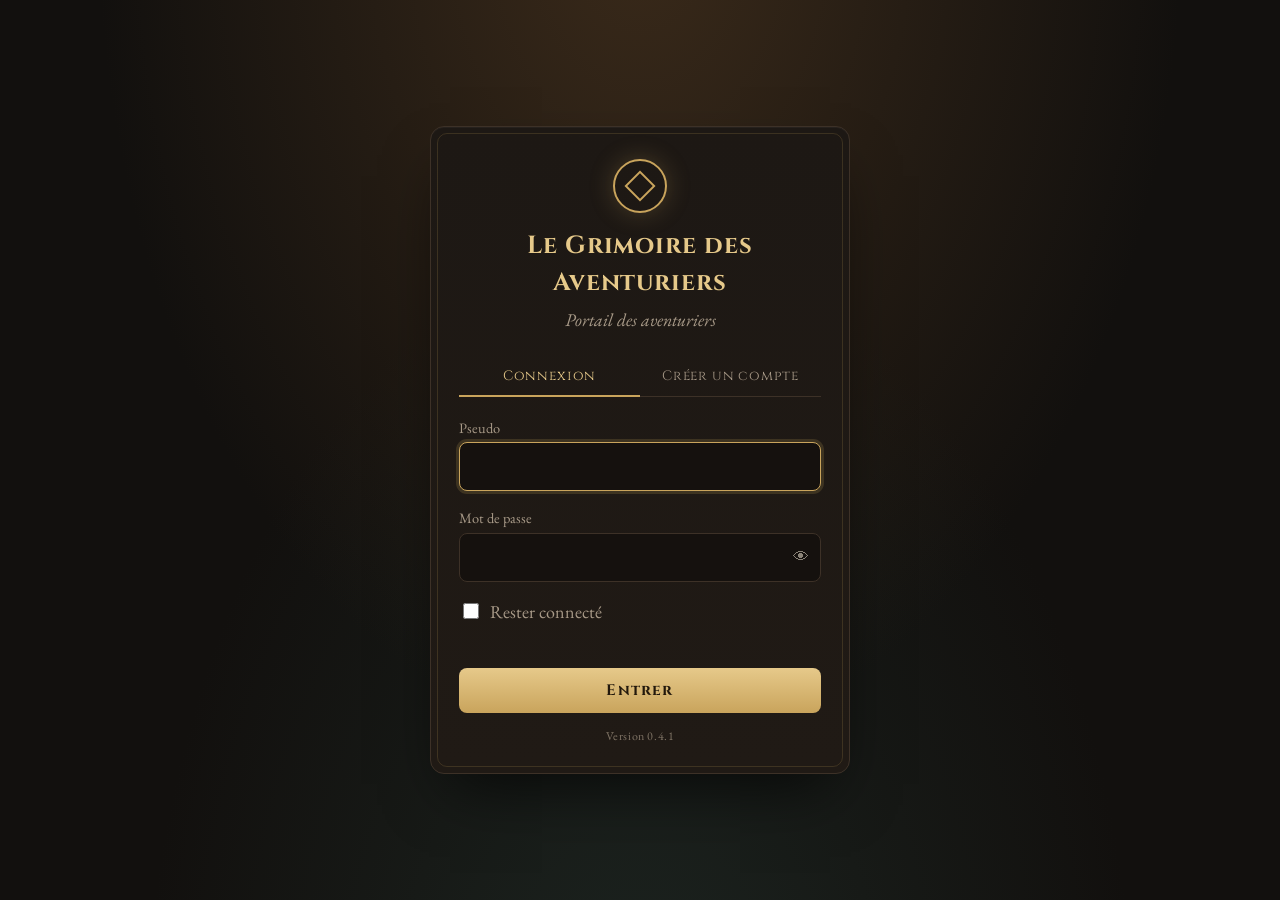
<file: index.html>
<!doctype html>
<html lang="fr">
<head>
  <meta charset="utf-8">
  <meta name="viewport" content="width=device-width, initial-scale=1">
  <title>Grimoire des Aventuriers</title>
  <link rel="preconnect" href="https://fonts.googleapis.com">
  <link rel="preconnect" href="https://fonts.gstatic.com" crossorigin>
  <link href="https://fonts.googleapis.com/css2?family=Cinzel:wght@500;700&family=EB+Garamond:ital,wght@0,400;0,600;1,400&display=swap" rel="stylesheet">
  <!-- VERSION (?v=…) : à changer partout dans ce fichier à chaque mise à jour
       (Ctrl+H « Remplacer tout ») pour forcer les navigateurs à recharger. -->
  <link rel="stylesheet" href="css/base.css?v=0.4.1">
  <link rel="stylesheet" href="css/accueil.css?v=0.4.1">
  <link rel="stylesheet" href="css/espace.css?v=0.4.1">
  <link rel="stylesheet" href="css/jdr.css?v=0.4.1">
  <link rel="stylesheet" href="css/donnees-rp.css?v=0.4.1">
  <link rel="stylesheet" href="css/fiche.css?v=0.4.1">
  <link rel="stylesheet" href="css/portrait.css?v=0.4.1">
</head>
<body>
  <main class="scene">

    <!-- Chargement initial (vérifie si une session existe déjà) -->
    <section id="vue-chargement" class="carte carte--centre">
      <div class="sceau" aria-hidden="true"></div>
      <p class="doux">Ouverture du grimoire…</p>
    </section>

    <!-- Accueil : connexion / création de compte -->
    <section id="vue-accueil" class="carte" hidden>
      <header class="entete">
        <div class="sceau" aria-hidden="true"></div>
        <h1 id="titre-site">Le Grimoire</h1>
        <p class="sous-titre">Portail des aventuriers</p>
      </header>

      <div class="onglets" role="tablist">
        <button type="button" class="onglet actif" data-mode="connexion" role="tab" aria-selected="true">Connexion</button>
        <button type="button" class="onglet" data-mode="inscription" role="tab" aria-selected="false" id="onglet-inscription">Créer un compte</button>
      </div>

      <form id="form-auth" novalidate>
        <label class="champ">
          <span>Pseudo</span>
          <input id="pseudo" name="pseudo" type="text" autocomplete="username" maxlength="24" required spellcheck="false">
        </label>

        <label class="champ">
          <span>Mot de passe</span>
          <span class="avec-bouton">
            <input id="mdp" name="mdp" type="password" autocomplete="current-password" required>
            <button type="button" class="voir" id="voir-mdp" aria-label="Afficher le mot de passe">👁</button>
          </span>
        </label>

        <label class="champ" id="ligne-confirm" hidden>
          <span>Confirmer le mot de passe</span>
          <input id="mdp2" name="mdp2" type="password" autocomplete="new-password">
        </label>

        <fieldset class="champ" id="ligne-role" hidden>
          <legend>Je suis</legend>
          <div class="bascule">
            <label><input type="radio" name="role" value="Joueur" checked><span>Joueur</span></label>
            <label><input type="radio" name="role" value="MJ"><span>Maître du jeu</span></label>
          </div>
        </fieldset>

        <label class="case">
          <input id="rester" type="checkbox">
          <span>Rester connecté</span>
        </label>

        <p id="message" class="message" role="alert" aria-live="polite"></p>

        <button type="submit" class="bouton" id="bouton-envoyer">Entrer</button>
      </form>

      <p id="note-demo" class="note-demo" hidden>
        Mode démo : les comptes sont enregistrés seulement dans ce navigateur.
        Renseigne <code>API_URL</code> dans <code>config.js</code> pour utiliser le Google Sheet.
      </p>
      <p id="version-site" class="version-site"></p>
    </section>

    <!-- Espace personnel (à développer ensemble) -->
    <section id="vue-espace" class="carte carte--large" hidden>
      <header class="entete">
        <div class="sceau" aria-hidden="true"></div>
        <p class="sous-titre">Bienvenue,</p>
        <h1 id="nom-joueur">…</h1>
        <span id="badge-role" class="badge">Joueur</span>
      </header>
      <!-- Espace joueur : ses personnages -->
      <div id="zone-joueur" hidden>
        <div class="titre-section">
          <h2>Mes personnages</h2>
        </div>
        <ul id="liste-mes-persos" class="liste-jdr"></ul>
        <p id="etat-mes-persos" class="doux centre etat" hidden></p>

        <!-- Fiches des autres joueurs de ses JDR (lecture seule) -->
        <div id="zone-compagnons" hidden>
          <div class="titre-section">
            <h2>Compagnons d'aventure</h2>
          </div>
          <p class="doux note-compagnons">Les fiches des autres joueurs de tes JDR, en lecture seule.</p>
          <ul id="liste-compagnons" class="liste-jdr"></ul>
        </div>
      </div>

      <!-- Espace MJ : ses JDR -->
      <div id="zone-mj" hidden>
        <div class="titre-section">
          <h2>Mes JDR</h2>
          <button type="button" class="bouton-petit" id="bouton-nouveau-jdr">+ Créer un JDR</button>
        </div>

        <form id="form-jdr" class="form-jdr" hidden novalidate>
          <label class="champ">
            <span>Nom du JDR</span>
            <input id="jdr-nom" type="text" maxlength="60" required>
          </label>
          <label class="champ">
            <span>Description <em>(facultatif)</em></span>
            <textarea id="jdr-desc" rows="3" maxlength="300" placeholder="Univers, ambiance, système de jeu…"></textarea>
          </label>
          <p id="message-jdr" class="message" role="alert" aria-live="polite"></p>
          <div class="boutons">
            <button type="button" class="bouton bouton--secondaire" id="annuler-jdr">Annuler</button>
            <button type="submit" class="bouton" id="creer-jdr">Créer</button>
          </div>
        </form>

        <ul id="liste-jdr" class="liste-jdr"></ul>
        <p id="etat-jdr" class="doux centre etat" hidden></p>
      </div>

      <button type="button" class="bouton bouton--secondaire" id="bouton-deconnexion">Se déconnecter</button>
    </section>

    <!-- Page d'un JDR (MJ) -->
    <section id="vue-jdr" class="carte carte--large" hidden>
      <a href="#" class="retour">← Mes JDR</a>
      <header class="entete">
        <p class="sous-titre">Jeu de rôle</p>
        <h1 id="jdr-titre">…</h1>
        <p id="jdr-texte" class="doux jdr-texte"></p>
      </header>

      <p id="etat-jdr-page" class="doux centre etat" hidden></p>

      <nav id="menu-jdr" class="menu-jdr" aria-label="Menu du JDR">
        <button type="button" class="tuile" data-panneau="type" aria-expanded="false">
          <strong>Type de fiche perso</strong><small id="info-type">—</small>
        </button>
        <button type="button" class="tuile" data-panneau="rp" aria-expanded="false">
          <strong>Données du RP</strong><small id="info-rp">Métaux, raretés, types d'armure</small>
        </button>
        <button type="button" class="tuile" data-panneau="objets" aria-expanded="false">
          <strong>Objets uniques</strong><small id="info-objets">Armures et armes, chacune avec son état</small>
        </button>
        <button type="button" class="tuile" data-panneau="persos" aria-expanded="false">
          <strong>Voir les personnages</strong><small id="info-persos">—</small>
        </button>
        <button type="button" class="tuile" data-panneau="pj" aria-expanded="false">
          <strong>Ajouter un personnage joueur</strong><small>Relié au compte d'un joueur</small>
        </button>
        <button type="button" class="tuile" data-panneau="pnj" aria-expanded="false">
          <strong>Ajouter un PNJ</strong><small>Géré par le MJ</small>
        </button>
        <button type="button" class="tuile tuile--danger" data-panneau="suppr" aria-expanded="false">
          <strong>Supprimer un personnage</strong><small>Suppression définitive</small>
        </button>
      </nav>

      <div id="panneau" class="panneau" hidden></div>
    </section>

    <!-- Fiche d'un personnage (MJ du JDR ou joueur du personnage) -->
    <section id="vue-fiche" class="vue-fiche" hidden>
      <div class="barre-fiche">
        <a href="#" class="retour" id="retour-fiche">← Retour</a>
        <aside id="portrait-fiche" class="portrait-fiche" aria-label="Image du personnage" hidden></aside>
        <span id="etat-sauvegarde" class="etat-sauvegarde" aria-live="polite"></span>
        <aside id="reussite-fiche" class="reussite-fiche" aria-live="polite" hidden></aside>
      </div>
      <p id="infos-fiche" class="doux infos-fiche"></p>
      <p id="message-fiche" class="doux centre etat" hidden></p>
      <div id="cadre-fiche"></div>
      <input type="file" id="choix-image" accept="image/*" hidden>
      <div id="visionneuse" class="visionneuse" role="dialog" aria-label="Image en grand" hidden></div>
    </section>

  </main>

  <!-- Réglages (les seuls fichiers à modifier pour configurer le site) -->
  <script src="config.js?v=0.4.1"></script>
  <script src="fiches.js?v=0.4.1"></script>
  <!-- État partagé et outils -->
  <script src="js/etat.js?v=0.4.1"></script>
  <script src="js/outils/dom.js?v=0.4.1"></script>
  <script src="js/outils/chiffrement.js?v=0.4.1"></script>
  <script src="js/outils/stockage.js?v=0.4.1"></script>
  <script src="js/regles.js?v=0.4.1"></script>
  <!-- Serveur (Google Sheet via Apps Script, ou mode démo) -->
  <script src="js/serveur/api.js?v=0.4.1"></script>
  <script src="js/serveur/demo.js?v=0.4.1"></script>
  <!-- Données du RP -->
  <script src="js/donnees-rp/modele.js?v=0.4.1"></script>
  <script src="js/donnees-rp/onglets.js?v=0.4.1"></script>
  <!-- Vues -->
  <script src="js/navigation.js?v=0.4.1"></script>
  <script src="js/vues/accueil.js?v=0.4.1"></script>
  <script src="js/vues/espace.js?v=0.4.1"></script>
  <script src="js/vues/espace-joueur.js?v=0.4.1"></script>
  <script src="js/vues/espace-mj.js?v=0.4.1"></script>
  <!-- Page d'un JDR -->
  <script src="js/vues/jdr/page.js?v=0.4.1"></script>
  <script src="js/vues/jdr/panneaux.js?v=0.4.1"></script>
  <script src="js/vues/jdr/panneau-type.js?v=0.4.1"></script>
  <script src="js/vues/jdr/panneau-donnees-rp.js?v=0.4.1"></script>
  <script src="js/vues/jdr/panneau-persos.js?v=0.4.1"></script>
  <script src="js/vues/jdr/panneau-ajout.js?v=0.4.1"></script>
  <script src="js/vues/jdr/panneau-objets.js?v=0.4.1"></script>
  <!-- Fiche d'un personnage -->
  <script src="js/vues/fiche/ouverture.js?v=0.4.1"></script>
  <script src="js/vues/fiche/reussite.js?v=0.4.1"></script>
  <script src="js/vues/fiche/sauvegarde.js?v=0.4.1"></script>
  <script src="js/vues/fiche/echanges.js?v=0.4.1"></script>
  <script src="js/vues/fiche/actualisation.js?v=0.4.1"></script>
  <script src="js/vues/fiche/portrait.js?v=0.4.1"></script>
  <!-- Démarrage : toujours en dernier -->
  <script src="js/demarrage.js?v=0.4.1"></script>
</body>
</html>
</file>
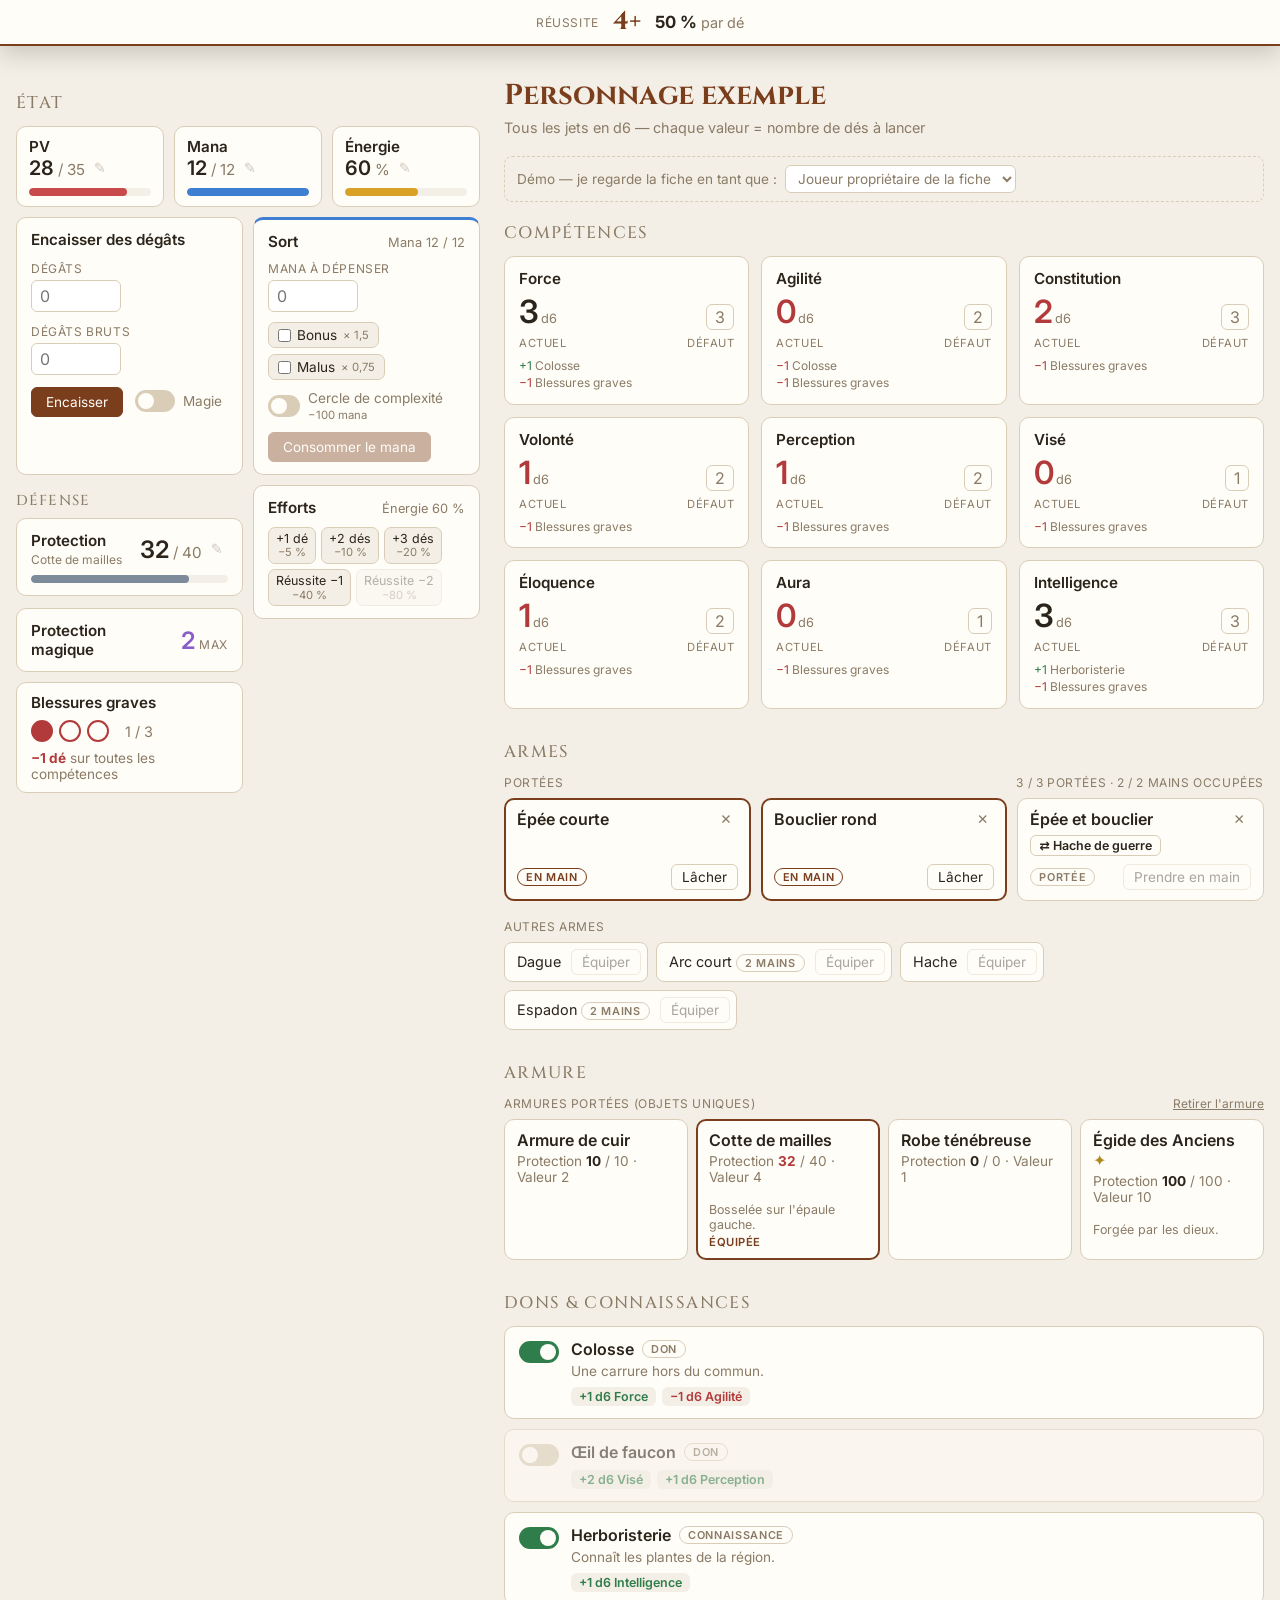
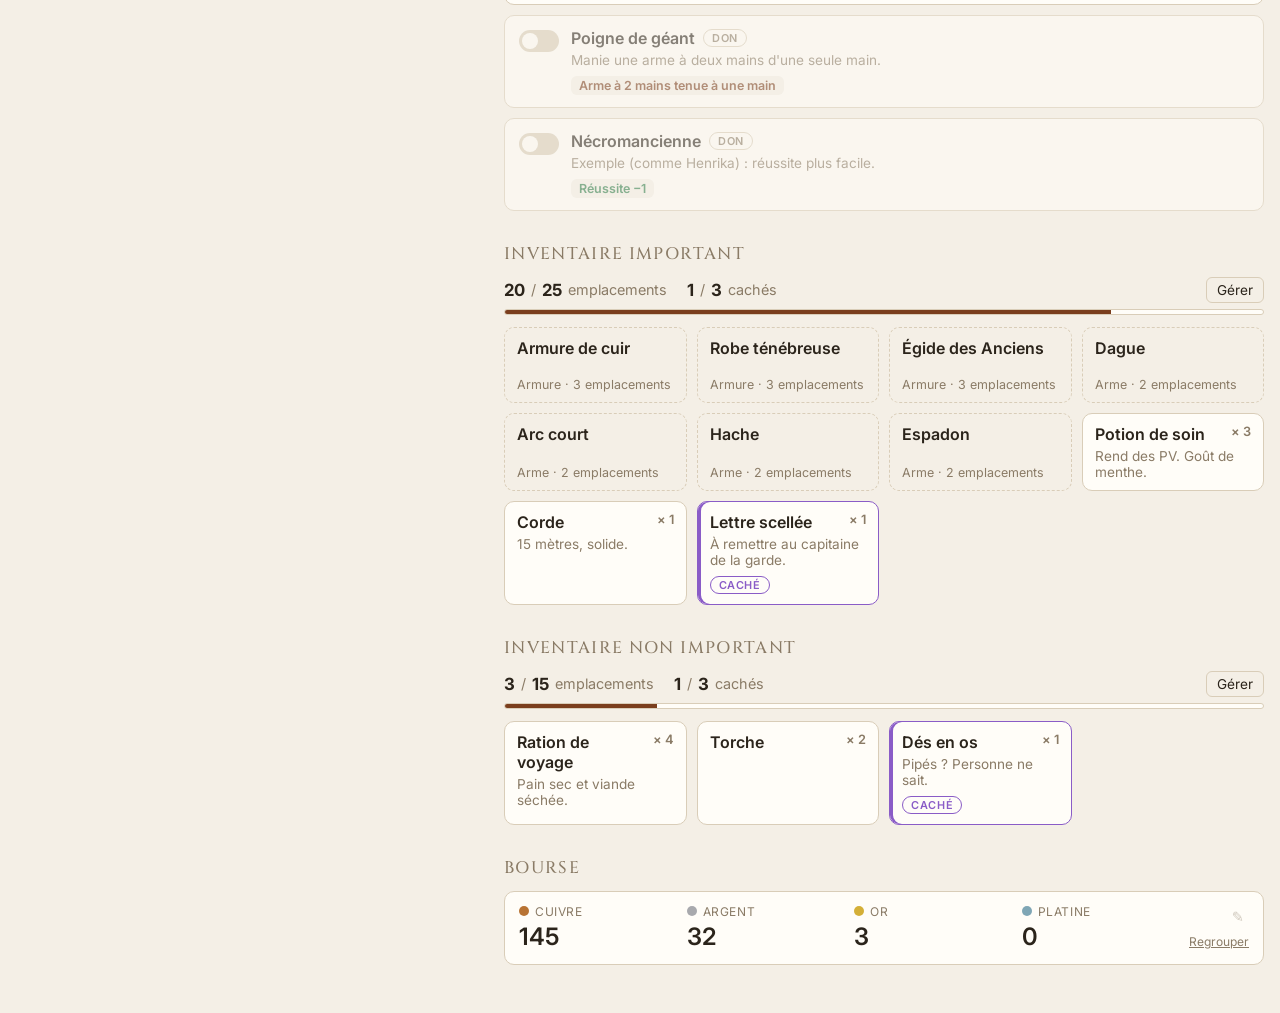
<file: fiches/nardin/index.html>
<!doctype html>
<html lang="fr">
<head>
<meta charset="utf-8">
<meta name="viewport" content="width=device-width, initial-scale=1">
<title>Fiche personnage</title>
<link rel="preconnect" href="https://fonts.googleapis.com">
<link href="https://fonts.googleapis.com/css2?family=Cinzel:wght@500;700&family=Inter:wght@400;600&display=swap" rel="stylesheet">
<!-- VERSION (?v=…) : la même que dans ../../index.html, à changer partout à chaque mise à jour. -->
<link rel="stylesheet" href="css/base.css?v=0.4.1">
<link rel="stylesheet" href="css/composants.css?v=0.4.1">
<link rel="stylesheet" href="css/ressources.css?v=0.4.1">
<link rel="stylesheet" href="css/degats.css?v=0.4.1">
<link rel="stylesheet" href="css/mana.css?v=0.4.1">
<link rel="stylesheet" href="css/colonnes.css?v=0.4.1">
<link rel="stylesheet" href="css/blessures.css?v=0.4.1">
<link rel="stylesheet" href="css/armures.css?v=0.4.1">
<link rel="stylesheet" href="css/armes.css?v=0.4.1">
<link rel="stylesheet" href="css/bourse.css?v=0.4.1">
<link rel="stylesheet" href="css/inventaire.css?v=0.4.1">
<link rel="stylesheet" href="css/competences.css?v=0.4.1">
<link rel="stylesheet" href="css/dons.css?v=0.4.1">
<link rel="stylesheet" href="css/mj.css?v=0.4.1">
<link rel="stylesheet" href="css/reussite.css?v=0.4.1">
</head>
<body>
<div class="page-fiche">
<header class="entete-fiche">
  <h1 id="nom-perso"></h1>
  <div class="sous-titre">Tous les jets en d6 — chaque valeur = nombre de dés à lancer</div>

  <div class="demo-role">
    Démo — je regarde la fiche en tant que :
    <select id="choix-role">
      <option value="mj">MJ</option>
      <option value="proprio" selected>Joueur propriétaire de la fiche</option>
      <option value="autre">Autre joueur</option>
    </select>
  </div>
</header>

<!-- Colonne de gauche : image du personnage, puis PV / Mana / Énergie avec leurs outils -->
<aside class="colonne-etat" aria-label="État du personnage">
  <div id="portrait-perso" class="portrait-perso" hidden></div>
  <h2 class="titre-etat">État</h2>
  <div class="pile-etat">
    <section class="ressources solo" id="res-pv"></section>
    <div id="zone-degats"></div>
    <section class="bloc-defense" id="bloc-defense" aria-label="Défense">
      <h3 class="titre-defense">Défense</h3>
      <section class="ressources deux" id="ressources-defense"></section>
    </section>
    <div id="blessures"></div>
    <section class="ressources solo" id="res-mana"></section>
    <div id="zone-mana"></div>
    <section class="ressources solo" id="res-energie"></section>
    <div id="zone-efforts"></div>
  </div>
</aside>

<main class="fiche">
  <h2>Compétences</h2>
  <section class="competences" id="competences"></section>

  <h2>Armes</h2>
  <div class="sous-label sous-label--haut"><span>Portées</span><span id="compteur-armes"></span></div>
  <section class="slots" id="armes-portees"></section>
  <div class="sous-label"><span>Autres armes</span></div>
  <section class="inventaire" id="armes-inventaire"></section>

  <h2>Armure</h2>
  <div class="sous-label sous-label--haut"><span>Armures portées (objets uniques)</span><span id="retirer-armure"></span></div>
  <section class="armures" id="armures"></section>

  <h2>Dons &amp; connaissances</h2>
  <section class="dons" id="dons"></section>
  <div id="zone-mj"></div>

  <div id="zone-inventaire"></div>
  <div id="zone-inventaireNonImportant"></div>

  <h2>Bourse</h2>
  <section class="bourse" id="bourse"></section>

  <div id="reglages-mj"></div>
</main>
</div>

<aside class="panneau-reussite" id="reussite" aria-label="Seuil de réussite"></aside>

<!-- Outils -->
<script src="js/outils.js?v=0.4.1"></script>
<!-- Règles du jeu : données et calculs (aucun affichage) -->
<script src="js/regles/competences.js?v=0.4.1"></script>
<script src="js/regles/ressources.js?v=0.4.1"></script>
<script src="js/regles/armures.js?v=0.4.1"></script>
<script src="js/regles/armes.js?v=0.4.1"></script>
<script src="js/regles/bourse.js?v=0.4.1"></script>
<script src="js/regles/inventaires.js?v=0.4.1"></script>
<script src="js/regles/blessures.js?v=0.4.1"></script>
<script src="js/regles/efforts.js?v=0.4.1"></script>
<script src="js/regles/fatigue.js?v=0.4.1"></script>
<script src="js/regles/mana.js?v=0.4.1"></script>
<script src="js/regles/reussite.js?v=0.4.1"></script>
<script src="js/regles/dons.js?v=0.4.1"></script>
<script src="js/regles/des.js?v=0.4.1"></script>
<script src="js/regles/droits.js?v=0.4.1"></script>
<script src="js/regles/fiche.js?v=0.4.1"></script>
<!-- Actions : modifient la fiche en vérifiant les droits -->
<script src="js/actions/etat.js?v=0.4.1"></script>
<script src="js/actions/degats.js?v=0.4.1"></script>
<script src="js/actions/mana.js?v=0.4.1"></script>
<script src="js/actions/equipement.js?v=0.4.1"></script>
<script src="js/actions/bourse.js?v=0.4.1"></script>
<script src="js/actions/inventaire.js?v=0.4.1"></script>
<script src="js/actions/dons.js?v=0.4.1"></script>
<!-- Affichage : un fichier par bloc de la fiche -->
<script src="js/affichage/ressources.js?v=0.4.1"></script>
<script src="js/affichage/usure.js?v=0.4.1"></script>
<script src="js/affichage/efforts.js?v=0.4.1"></script>
<script src="js/affichage/reussite.js?v=0.4.1"></script>
<script src="js/affichage/degats.js?v=0.4.1"></script>
<script src="js/affichage/mana.js?v=0.4.1"></script>
<script src="js/affichage/blessures.js?v=0.4.1"></script>
<script src="js/affichage/armures.js?v=0.4.1"></script>
<script src="js/affichage/armes.js?v=0.4.1"></script>
<script src="js/affichage/bourse.js?v=0.4.1"></script>
<script src="js/affichage/inventaire.js?v=0.4.1"></script>
<script src="js/affichage/competences.js?v=0.4.1"></script>
<script src="js/affichage/dons.js?v=0.4.1"></script>
<script src="js/affichage/nouveau-don.js?v=0.4.1"></script>
<script src="js/affichage/reglages-mj.js?v=0.4.1"></script>
<script src="js/affichage/portrait.js?v=0.4.1"></script>
<!-- Lien avec le site (fiche ouverte dans le Grimoire) -->
<script src="js/integration/donnees-rp.js?v=0.4.1"></script>
<script src="js/integration/objets.js?v=0.4.1"></script>
<script src="js/integration/site.js?v=0.4.1"></script>
<!-- Démo (fiche ouverte seule) et démarrage : toujours en dernier -->
<script src="js/demo.js?v=0.4.1"></script>
<script src="js/demarrage.js?v=0.4.1"></script>
</body>
</html>
</file>
<file: css/base.css>
/* ─────────────────────────────────────────────────────────────
   Base : couleurs, mise en page, cartes, champs, boutons communs
   Chargé en premier ; les autres fichiers ne font que compléter.
   ───────────────────────────────────────────────────────────── */

:root {
  --fond: #12100e;
  --fond-2: #1d1814;
  --carte: #201a15;
  --bord: #3d3127;
  --or: #c9a45c;
  --or-clair: #e6c98a;
  --texte: #ece2cf;
  --doux: #a89a88;
  --erreur: #e58a6f;
  --ok: #9cc78a;
  --rayon: 14px;
}

* { box-sizing: border-box; }

html, body { margin: 0; min-height: 100%; }

body {
  background:
    radial-gradient(ellipse at 50% -10%, #3a2a1a 0%, transparent 60%),
    radial-gradient(ellipse at 50% 120%, #1c2420 0%, transparent 55%),
    var(--fond);
  color: var(--texte);
  font-family: "EB Garamond", Georgia, serif;
  font-size: 18px;
  line-height: 1.5;
}

[hidden] { display: none !important; }

.scene {
  min-height: 100vh;
  display: grid;
  place-items: center;
  padding: 32px 16px;
}

.carte {
  width: 100%;
  max-width: 420px;
  background: linear-gradient(180deg, var(--fond-2), var(--carte));
  border: 1px solid var(--bord);
  border-radius: var(--rayon);
  padding: 32px 28px 28px;
  box-shadow: 0 30px 60px -20px rgba(0,0,0,.7), inset 0 1px 0 rgba(255,255,255,.04);
  position: relative;
  animation: apparition .45s ease-out;
}
.carte::before {               /* fin liseré doré intérieur */
  content: "";
  position: absolute; inset: 6px;
  border: 1px solid rgba(201,164,92,.18);
  border-radius: calc(var(--rayon) - 4px);
  pointer-events: none;
}
.carte--centre { text-align: center; }

@keyframes apparition { from { opacity: 0; transform: translateY(8px); } to { opacity: 1; transform: none; } }

.entete { text-align: center; margin-bottom: 24px; }

.sceau {
  width: 54px; height: 54px; margin: 0 auto 14px;
  border-radius: 50%;
  border: 2px solid var(--or);
  position: relative;
  box-shadow: 0 0 24px rgba(201,164,92,.25);
}
.sceau::after {                /* losange central */
  content: "";
  position: absolute; inset: 14px;
  border: 2px solid var(--or);
  transform: rotate(45deg);
}

h1 {
  font-family: "Cinzel", serif;
  font-weight: 700;
  font-size: 1.55rem;
  letter-spacing: .04em;
  margin: 0;
  color: var(--or-clair);
}
.sous-titre {
  margin: 4px 0 0;
  font-style: italic;
  color: var(--doux);
}

.champ { display: block; margin-bottom: 16px; }
.champ > span:first-child {
  display: block;
  font-size: .9rem;
  color: var(--doux);
  margin-bottom: 4px;
}

input[type="text"], input[type="password"], input[type="number"], textarea, select {
  width: 100%;
  background: #15110e;
  border: 1px solid var(--bord);
  border-radius: 8px;
  color: var(--texte);
  font: inherit;
  padding: 10px 12px;
  transition: border-color .15s, box-shadow .15s;
}
textarea { resize: vertical; min-height: 70px; }
input:focus, textarea:focus {
  outline: none;
  border-color: var(--or);
  box-shadow: 0 0 0 3px rgba(201,164,92,.18);
}

.message {
  min-height: 1.5em;
  margin: 6px 0 12px;
  font-size: .95rem;
  text-align: center;
}
.message.erreur { color: var(--erreur); }
.message.ok { color: var(--ok); }

.bouton {
  width: 100%;
  background: linear-gradient(180deg, var(--or-clair), var(--or));
  color: #22180c;
  border: 0;
  border-radius: 8px;
  font-family: "Cinzel", serif;
  font-weight: 700;
  font-size: .95rem;
  letter-spacing: .08em;
  padding: 12px;
  cursor: pointer;
  transition: filter .15s, transform .05s;
}
.bouton:hover { filter: brightness(1.07); }
.bouton:active { transform: translateY(1px); }
.bouton:disabled { filter: grayscale(.6) brightness(.8); cursor: wait; }
.bouton--secondaire {
  background: none;
  color: var(--or-clair);
  border: 1px solid var(--or);
  margin-top: 20px;
}

.badge {
  display: inline-block;
  margin-top: 10px;
  font-family: "Cinzel", serif;
  font-size: .72rem;
  letter-spacing: .12em;
  text-transform: uppercase;
  padding: 3px 12px;
  border-radius: 999px;
  border: 1px solid var(--bord);
  color: var(--doux);
}
.badge.mj { border-color: var(--or); color: var(--or-clair); background: rgba(201,164,92,.1); }

h2 {
  font-family: "Cinzel", serif;
  font-size: 1.05rem;
  letter-spacing: .05em;
  color: var(--or-clair);
  margin: 0;
}

.bouton-petit {
  background: none;
  border: 1px solid var(--or);
  color: var(--or-clair);
  border-radius: 999px;
  padding: 5px 14px;
  font-family: "Cinzel", serif;
  font-size: .78rem;
  letter-spacing: .05em;
  cursor: pointer;
}
.bouton-petit:hover { background: rgba(201,164,92,.12); }
.bouton-petit[hidden] { display: none; }

.champ em { opacity: .75; }
.boutons { display: grid; grid-template-columns: 1fr 1fr; gap: 10px; }
.boutons .bouton--secondaire { margin-top: 0; }

.etat { font-style: italic; margin: 8px 0; }

.retour {
  display: inline-block;
  color: var(--doux);
  text-decoration: none;
  font-size: .95rem;
  margin-bottom: 6px;
}
.retour:hover { color: var(--or-clair); }

select { appearance: none; cursor: pointer;
  background-image: linear-gradient(45deg, transparent 50%, var(--or) 50%), linear-gradient(135deg, var(--or) 50%, transparent 50%);
  background-position: calc(100% - 18px) 55%, calc(100% - 13px) 55%;
  background-size: 5px 5px; background-repeat: no-repeat;
  padding-right: 36px;
}
select:disabled { opacity: .6; cursor: default; }
option { background: #15110e; color: var(--texte); }

.message.attente { color: var(--or-clair); }

.doux { color: var(--doux); }
.centre { text-align: center; }

code { font-size: .85em; color: var(--or-clair); }

@media (max-width: 420px) {
  .carte { padding: 26px 18px 22px; }
}
</file>
<file: css/accueil.css>
/* ─────────────────────────────────────────────────────────────
   Accueil : onglets Connexion / Créer un compte, formulaire
   ───────────────────────────────────────────────────────────── */

.onglets {
  display: grid;
  grid-template-columns: 1fr 1fr;
  border-bottom: 1px solid var(--bord);
  margin-bottom: 20px;
}
.onglet {
  background: none;
  border: 0;
  border-bottom: 2px solid transparent;
  color: var(--doux);
  font-family: "Cinzel", serif;
  font-size: .85rem;
  letter-spacing: .06em;
  padding: 10px 4px;
  cursor: pointer;
  margin-bottom: -1px;
}
.onglet:hover { color: var(--texte); }
.onglet.actif { color: var(--or-clair); border-bottom-color: var(--or); }
.onglets.seul { grid-template-columns: 1fr; }

fieldset.champ { border: 0; padding: 0; margin: 0 0 16px; min-width: 0; }
fieldset.champ legend {
  font-size: .9rem;
  color: var(--doux);
  margin-bottom: 4px;
  padding: 0;
}
.bascule {
  display: grid;
  grid-template-columns: 1fr 1fr;
  border: 1px solid var(--bord);
  border-radius: 8px;
  overflow: hidden;
  background: #15110e;
}
.bascule label { position: relative; cursor: pointer; }
.bascule input { position: absolute; opacity: 0; pointer-events: none; }
.bascule span {
  display: block;
  text-align: center;
  padding: 9px 6px;
  font-family: "Cinzel", serif;
  font-size: .82rem;
  letter-spacing: .05em;
  color: var(--doux);
  transition: background .15s, color .15s;
}
.bascule label + label span { border-left: 1px solid var(--bord); }
.bascule label:hover span { color: var(--texte); }
.bascule input:checked + span { background: rgba(201,164,92,.16); color: var(--or-clair); }
.bascule input:focus-visible + span { box-shadow: inset 0 0 0 2px var(--or); }

.avec-bouton { position: relative; display: block; }
.avec-bouton input { padding-right: 44px; }
.voir {
  position: absolute; right: 6px; top: 50%; transform: translateY(-50%);
  background: none; border: 0; cursor: pointer;
  font-size: 1rem; opacity: .55; padding: 6px;
  color: var(--texte);
}
.voir:hover, .voir.actif { opacity: 1; }

.case {
  display: flex; align-items: center; gap: 8px;
  color: var(--doux);
  margin: 4px 0 8px;
  cursor: pointer;
  user-select: none;
}
.case input { accent-color: var(--or); width: 16px; height: 16px; }

.note-demo {
  margin: 20px 0 0;
  font-size: .82rem;
  color: var(--doux);
  text-align: center;
  border-top: 1px dashed var(--bord);
  padding-top: 14px;
}

/* Numéro de version, discret sous la carte d'accueil */
.version-site { margin: 14px 0 0; text-align: center; font-size: .75rem; color: var(--doux); opacity: .7; letter-spacing: .05em; }
</file>
<file: css/espace.css>
/* ─────────────────────────────────────────────────────────────
   Espace perso : listes « Mes JDR » et « Mes personnages »
   ───────────────────────────────────────────────────────────── */

.carte--large { max-width: 600px; }

.titre-section {
  display: flex; align-items: center; justify-content: space-between;
  flex-wrap: wrap; gap: 10px;
  border-top: 1px solid var(--bord);
  padding-top: 20px;
  margin: 4px 0 14px;
}

.form-jdr {
  background: #17130f;
  border: 1px solid var(--bord);
  border-radius: 10px;
  padding: 16px;
  margin-bottom: 16px;
}

.liste-jdr { list-style: none; margin: 0; padding: 0; display: grid; gap: 10px; }
.jdr {
  border: 1px solid var(--bord);
  border-left: 3px solid var(--or);
  border-radius: 8px;
  padding: 12px 14px;
  background: rgba(255,255,255,.015);
  animation: apparition .3s ease-out;
}
.jdr h3 {
  font-family: "Cinzel", serif;
  font-size: .98rem;
  margin: 0 0 2px;
  color: var(--texte);
  overflow-wrap: anywhere;
}
.jdr p { margin: 0; color: var(--doux); font-size: .95rem; white-space: pre-line; overflow-wrap: anywhere; }
.jdr .date { font-size: .8rem; opacity: .75; margin-top: 6px; }

a.jdr {
  display: block;
  color: inherit;
  text-decoration: none;
  transition: border-color .15s, background .15s, transform .1s;
}
a.jdr:hover { background: rgba(201,164,92,.07); border-color: var(--or); }
a.jdr:active { transform: translateY(1px); }
a.jdr:focus-visible { outline: 2px solid var(--or); outline-offset: 2px; }

/* Compagnons d'aventure (fiches des autres joueurs) */
#zone-compagnons { margin-top: 24px; }
.note-compagnons { margin: -6px 0 12px; font-size: .92rem; font-style: italic; }
a.jdr.compagnon { border-left-color: var(--bord); }
</file>
<file: css/jdr.css>
/* ─────────────────────────────────────────────────────────────
   Page d'un JDR : menu en tuiles, panneaux, personnages
   ───────────────────────────────────────────────────────────── */

.jdr-texte { margin: 8px 0 0; white-space: pre-line; overflow-wrap: anywhere; }

.menu-jdr {
  display: grid;
  grid-template-columns: 1fr 1fr;
  gap: 10px;
  border-top: 1px solid var(--bord);
  padding-top: 20px;
}
.tuile {
  text-align: left;
  background: #17130f;
  border: 1px solid var(--bord);
  border-radius: 10px;
  padding: 12px 14px;
  color: var(--texte);
  font: inherit;
  cursor: pointer;
  transition: border-color .15s, background .15s;
}
.tuile strong {
  display: block;
  font-family: "Cinzel", serif;
  font-size: .86rem;
  letter-spacing: .03em;
  color: var(--or-clair);
  margin-bottom: 2px;
}
.tuile small { display: block; color: var(--doux); font-size: .88rem; }
.tuile:hover { border-color: var(--or); }
.tuile.active { border-color: var(--or); background: rgba(201,164,92,.12); }
.tuile:disabled { opacity: .5; cursor: default; }
.tuile--danger strong { color: var(--erreur); }
.tuile--danger:hover, .tuile--danger.active { border-color: var(--erreur); background: rgba(229,138,111,.08); }

.panneau {
  margin-top: 16px;
  background: #17130f;
  border: 1px solid var(--bord);
  border-radius: 10px;
  padding: 16px;
  animation: apparition .25s ease-out;
}
.panneau > h2 { margin-bottom: 14px; }
.panneau .bouton { margin-top: 4px; }

.groupe + .groupe { margin-top: 16px; }
.groupe h3 {
  font-family: "Cinzel", serif;
  font-size: .8rem;
  letter-spacing: .1em;
  text-transform: uppercase;
  color: var(--doux);
  margin: 0 0 8px;
}
.liste-persos { list-style: none; margin: 0; padding: 0; display: grid; gap: 8px; }
.perso {
  display: flex; align-items: center; justify-content: space-between; gap: 12px;
  border: 1px solid var(--bord);
  border-radius: 8px;
  padding: 10px 12px;
}
.perso-txt { min-width: 0; }
.perso strong { display: block; overflow-wrap: anywhere; }
.perso small { color: var(--doux); }
.perso p { margin: 4px 0 0; color: var(--doux); font-size: .92rem; white-space: pre-line; overflow-wrap: anywhere; }

.bouton-suppr {
  flex-shrink: 0;
  background: none;
  border: 1px solid var(--bord);
  color: var(--erreur);
  border-radius: 999px;
  padding: 5px 12px;
  font: inherit;
  font-size: .85rem;
  cursor: pointer;
  transition: background .15s, border-color .15s;
}
.bouton-suppr:hover { border-color: var(--erreur); }
.bouton-suppr.arme { background: var(--erreur); border-color: var(--erreur); color: #22180c; font-weight: 600; }

.choix-fiches { display: grid; gap: 8px; }
.choix-fiche {
  display: flex; gap: 10px; align-items: flex-start;
  border: 1px solid var(--bord);
  border-radius: 8px;
  padding: 10px 12px;
  cursor: pointer;
}
.choix-fiche:hover { border-color: var(--or); }
.choix-fiche:has(input:checked) { border-color: var(--or); background: rgba(201,164,92,.1); }
.choix-fiche input { accent-color: var(--or); margin-top: 5px; }
.choix-fiche strong { display: block; }
.choix-fiche small { color: var(--doux); }

@media (max-width: 520px) {
  .menu-jdr { grid-template-columns: 1fr; }
}

/* Bouton « Fiche » dans la liste des personnages */
.bouton-fiche {
  flex-shrink: 0;
  border: 1px solid var(--or);
  color: var(--or-clair);
  border-radius: 999px;
  padding: 5px 14px;
  font-size: .85rem;
  text-decoration: none;
  transition: background .15s;
}
.bouton-fiche:hover { background: rgba(201,164,92,.12); }
.perso small.vierge { font-style: italic; opacity: .8; }

/* Objets uniques (panneau du MJ) */
.objets-entete { display: flex; flex-wrap: wrap; align-items: center; justify-content: space-between; gap: 8px 14px; margin-bottom: 12px; }
.objets-entete p { margin: 0; flex: 1 1 260px; font-size: .92rem; }
.liste-objets { list-style: none; margin: 0; padding: 0; display: grid; gap: 8px; }
.objet-ligne {
  display: flex; align-items: flex-start; justify-content: space-between; gap: 12px;
  border: 1px solid var(--bord); border-radius: 8px; padding: 10px 12px;
}
.objet-ligne.en-edition { border-color: var(--or); }
.objet-txt { min-width: 0; display: grid; gap: 2px; }
.objet-txt strong { overflow-wrap: anywhere; }
.objet-txt small { color: var(--doux); }
.objet-txt small b { color: var(--texte); font-weight: 600; }
.objet-txt small b.abime { color: var(--erreur); }
.objet-txt small.sans-porteur { font-style: italic; }
.objet-txt p { margin: 2px 0 0; color: var(--doux); font-size: .92rem; white-space: pre-line; overflow-wrap: anywhere; }
.objet-actions { display: flex; flex-wrap: wrap; justify-content: flex-end; gap: 6px; flex-shrink: 0; }
.form-objet { border: 1px solid var(--or); border-radius: 10px; padding: 14px; margin-bottom: 14px; }
.form-objet h3 { font-family: "Cinzel", serif; font-size: .9rem; letter-spacing: .05em; color: var(--or-clair); margin: 0 0 12px; }
.form-objet select, .form-objet input, .form-objet textarea { width: 100%; }
.grille-objet { display: grid; grid-template-columns: repeat(3, minmax(0, 1fr)); gap: 0 12px; }
@media (max-width: 520px) { .grille-objet { grid-template-columns: 1fr; } .objet-ligne { flex-direction: column; } .objet-actions { justify-content: flex-start; } }

/* Objets uniques : armures et armes */
.boutons-objets { display: flex; flex-wrap: wrap; gap: 6px; }
.groupe-objets + .groupe-objets { margin-top: 16px; }
.titre-objets { font-family: "Cinzel", serif; font-size: .85rem; letter-spacing: .06em; color: var(--doux); margin: 0 0 8px; }
.form-objet .case-rp input { width: 16px; }
.form-objet .grille-pieces { margin-bottom: 10px; }
.form-objet .case-objet { align-self: end; padding-bottom: 10px; }
.form-objet .forme-rp { margin: 4px 0 12px; }
.calcul-armure { margin: 0 0 12px; font-size: .92rem; color: var(--or-clair); }
.calcul-armure b { font-size: 1.05rem; }
</file>
<file: css/donnees-rp.css>
/* ─────────────────────────────────────────────────────────────
   Panneau « Données du RP » : éditeur des listes du MJ
   ───────────────────────────────────────────────────────────── */

.panneau:has(.univers) { padding: 16px 12px; }
.note-rp { margin: -6px 0 12px; font-size: .92rem; font-style: italic; }
.sous-onglets {
  display: flex; flex-wrap: wrap; gap: 6px;
  margin-bottom: 14px;
}
.sous-onglet {
  background: none;
  border: 1px solid var(--bord);
  border-radius: 999px;
  color: var(--doux);
  font: inherit;
  font-size: .88rem;
  padding: 4px 12px;
  cursor: pointer;
}
.sous-onglet:hover { color: var(--texte); border-color: var(--or); }
.sous-onglet.actif { color: #22180c; background: var(--or); border-color: var(--or); font-weight: 600; }
.liste-rp { display: grid; gap: 10px; margin-bottom: 12px; }
.carte-rp {
  position: relative;
  border: 1px solid var(--bord);
  border-radius: 8px;
  padding: 12px 40px 12px 12px;
  background: rgba(255,255,255,.015);
}
.champs-rp {
  display: grid;
  grid-template-columns: repeat(auto-fill, minmax(140px, 1fr));
  gap: 10px;
}
.champ-rp { display: grid; gap: 3px; min-width: 0; }
.champ-rp.champ-large, .pieces-rp { grid-column: 1 / -1; }
.label-rp { font-size: .78rem; color: var(--doux); letter-spacing: .02em; }
.champ-rp input, .champ-rp select, .champ-rp textarea, .pieces-rp input {
  padding: 6px 9px;
  font-size: .95rem;
}
.champ-rp textarea { min-height: 52px; }
.case-rp { display: flex; align-items: center; gap: 8px; align-self: end; padding-bottom: 6px; cursor: pointer; color: var(--doux); }
.case-rp input { accent-color: var(--or); width: 16px; height: 16px; }
.grille-pieces {
  display: grid;
  grid-template-columns: repeat(auto-fill, minmax(110px, 1fr));
  gap: 8px;
  margin-top: 3px;
}
.grille-pieces label { display: grid; gap: 2px; font-size: .88rem; }
.forme-rp { grid-column: 1 / -1; border-top: 1px dashed var(--bord); padding-top: 8px; }
.forme-rp > .case-rp { padding-bottom: 0; }
.sous-forme { margin-top: 8px; padding-left: 12px; border-left: 2px solid var(--bord); }
.sous-forme[hidden] { display: none; }
.resume-rp { margin: 10px 0 0; font-size: .9rem; color: var(--or-clair); }
.retirer-rp {
  position: absolute; top: 8px; right: 8px;
  background: none; border: 0; cursor: pointer;
  color: var(--doux); font-size: 1rem; padding: 4px 6px; border-radius: 6px;
}
.retirer-rp:hover { color: var(--erreur); background: rgba(229,138,111,.1); }
.pied-rp {
  position: sticky; bottom: 0;
  display: grid; grid-template-columns: 1fr 1fr; gap: 10px;
  padding-top: 10px;
  background: linear-gradient(transparent, #17130f 30%);
}
.pied-rp .bouton--secondaire { margin-top: 0; }
.pied-rp .message { grid-column: 1 / -1; margin: 0; }

.grille-pieces .case-rp { display: flex; align-self: auto; padding: 4px 0; color: var(--texte); }
</file>
<file: css/fiche.css>
/* ─────────────────────────────────────────────────────────────
   Page fiche : barre du haut, cadre de la fiche, cadre « Réussite »
   ───────────────────────────────────────────────────────────── */

.vue-fiche {
  width: 100%;
  max-width: 820px;
  align-self: start;
  animation: apparition .3s ease-out;
}
/* Grand écran : [colonne « état »][24 px][fiche 760 px][20 + 150 px pour Réussite].
   La colonne de l'état prend toute la largeur qui reste (de 280 à 760 px) ;
   au-delà, l'ensemble est centré.
     colonne E = clamp(280px, 100% − 954px, 760px)      (954 = 24 + 760 + 170)
     marge gauche = max(0, (100% − E − 954px) / 2) */
@media (min-width: 1280px) {
  .vue-fiche {
    justify-self: start;
    max-width: none;
    width: calc(clamp(280px, 100% - 954px, 760px) + 784px);
    margin-left: max(0px, calc((100% - clamp(280px, 100% - 954px, 760px) - 954px) / 2));
  }
}
.barre-fiche {
  display: flex; align-items: center; justify-content: space-between; gap: 12px;
  position: sticky; top: 0; z-index: 2;
  padding: 10px 4px;
  background: linear-gradient(var(--fond) 70%, transparent);
}
.barre-fiche .retour { margin: 0; }
.etat-sauvegarde { font-size: .9rem; color: var(--doux); }
.etat-sauvegarde.ok { color: var(--ok); }
.etat-sauvegarde.erreur { color: var(--erreur); }
.infos-fiche { margin: 0 4px 4px; font-style: italic; }
#cadre-fiche iframe {
  display: block;
  width: 100%;
  min-height: 400px;
  border: 0;
  background: transparent;
}

/* Réussite des d6 — toujours visible.
   PC : dans la marge libre à droite de la fiche, en haut.
   Téléphone / écran étroit : bandeau en haut, dans la barre collante. */
.reussite-fiche {
  position: fixed; z-index: 6;
  top: 64px;
  left: min(calc(16px + max(0px, (100% - 986px - clamp(280px, 100% - 986px, 760px)) / 2) + clamp(280px, 100% - 986px, 760px) + 804px),
            calc(100% - 150px - 8px));   /* 20 px à droite de la fiche : jamais par-dessus */
  max-height: calc(100vh - 80px); overflow-y: auto;
  width: 150px;
  text-align: center;
  background: linear-gradient(180deg, var(--fond-2), var(--carte));
  border: 1px solid var(--or);
  border-radius: 12px;
  padding: 12px 10px;
  box-shadow: 0 14px 30px -12px rgba(0,0,0,.7);
}
.reussite-fiche .titre { font-family: "Cinzel", serif; font-size: .72rem; letter-spacing: .12em; text-transform: uppercase; color: var(--doux); }
.reussite-fiche .valeur { font-family: "Cinzel", serif; font-size: 2.3rem; font-weight: 700; line-height: 1.1; color: var(--or-clair); }
.reussite-fiche .valeur.mieux { color: var(--ok); }
.reussite-fiche .valeur.pire { color: var(--erreur); }
.reussite-fiche .fatigue { margin-top: 4px; font-size: .78rem; font-weight: 600; color: var(--erreur); }
.reussite-fiche .sous { font-size: .78rem; color: var(--doux); }
.reussite-fiche .effet { margin-top: 6px; font-size: .78rem; font-weight: 600; color: #e0b24a; }
.reussite-fiche .dons { margin-top: 6px; font-size: .78rem; font-weight: 600; color: var(--ok); }
.reussite-fiche .faces { display: grid; grid-template-columns: repeat(6, 1fr); gap: 3px; margin: 8px 0 6px; }
.reussite-fiche .face {
  aspect-ratio: 1; display: flex; align-items: center; justify-content: center; min-width: 0;
  font-size: .68rem; font-weight: 600; border: 1px solid var(--bord); border-radius: 4px; color: var(--doux);
}
.reussite-fiche .face.ok { background: var(--ok); border-color: var(--ok); color: #1d1814; }
.reussite-fiche .chance { font-size: .9rem; color: var(--doux); }
.reussite-fiche .chance b { color: var(--texte); font-size: 1.05rem; }
/* Jet du sort en préparation (gestionnaire de mana de la fiche) */
.reussite-fiche .sort { margin-top: 8px; padding-top: 7px; border-top: 1px dashed var(--bord); }
.reussite-fiche .sort .titre { font-size: .62rem; }
.reussite-fiche .sort .jet { font-size: 1.2rem; font-weight: 700; color: #7fb0ee; line-height: 1.2; overflow-wrap: anywhere; }
.reussite-fiche .sort .mult { font-size: .7rem; font-weight: 600; color: var(--doux); }
.reussite-fiche .sort .stats { display: flex; justify-content: space-between; gap: 4px; margin-top: 4px; font-variant-numeric: tabular-nums; }
.reussite-fiche .sort .stats span { display: flex; flex-direction: column; min-width: 0; }
.reussite-fiche .sort .stats small { font-size: .6rem; color: var(--doux); text-transform: uppercase; letter-spacing: .04em; }
.reussite-fiche .sort .stats b { font-size: .82rem; overflow-wrap: anywhere; }
.reussite-fiche .sort .stats .moy b { color: #7fb0ee; }

@media (max-width: 1279px) {
  .barre-fiche { flex-wrap: wrap; row-gap: 6px; background: var(--fond); box-shadow: 0 8px 14px -10px rgba(0,0,0,.8); }
  .reussite-fiche {
    position: static; order: 3; flex-basis: 100%;
    width: auto; box-shadow: none; border-radius: 10px;
    display: flex; flex-wrap: wrap; align-items: center; justify-content: center; column-gap: 12px; row-gap: 2px;
    padding: 6px 12px;
  }
  .reussite-fiche .valeur { font-size: 1.5rem; }
  .reussite-fiche .sous.neutre, .reussite-fiche .faces { display: none; }
  .reussite-fiche .effet, .reussite-fiche .fatigue, .reussite-fiche .dons { margin-top: 0; }
  .reussite-fiche { position: relative; top: auto; left: auto; z-index: 6; max-height: none; overflow: visible; }
  /* Le jet du sort flotte sous la barre, par-dessus la fiche : la barre garde sa hauteur, la fiche ne bouge pas */
  .reussite-fiche .sort {
    position: absolute; top: calc(100% + 4px); left: 0; right: 0; margin: 0; padding: 6px 12px;
    background: linear-gradient(180deg, var(--fond-2), var(--carte)); border: 1px solid #7fb0ee; border-radius: 10px;
    box-shadow: 0 14px 30px -12px rgba(0,0,0,.8);
    display: flex; flex-wrap: wrap; align-items: baseline; justify-content: center; column-gap: 10px;
  }
  .reussite-fiche .sort .jet { font-size: 1.05rem; }
  .reussite-fiche .sort .stats { margin-top: 0; gap: 10px; }
  .reussite-fiche .sort .stats span { flex-direction: row; gap: 4px; align-items: baseline; }
}

/* Fiche d'un autre joueur (lecture seule) */
.etat-sauvegarde.lecture { color: var(--doux); font-style: italic; }
</file>
<file: css/portrait.css>
/* Image du personnage, sans jamais décaler la fiche.
   Grand écran (≥ 1280 px) : c'est la fiche qui l'affiche en haut de sa colonne de gauche
   (fiches/nardin/js/affichage/portrait.js) ; ce cadre-ci est caché.
   Écran plus étroit : petite vignette ronde dans la barre du haut (un clic l'ouvre en grand). */
@media (min-width: 1280px) { .portrait-fiche { display: none !important; } }
.portrait-fiche {
  position: fixed; z-index: 6;
  top: 64px;
  right: calc(50% + 410px + 20px);
  width: min(260px, calc(50% - 438px));
  max-height: calc(100vh - 80px); overflow-y: auto;
  background: linear-gradient(180deg, var(--fond-2), var(--carte));
  border: 1px solid var(--or);
  border-radius: 12px;
  padding: 8px;
  box-shadow: 0 14px 30px -12px rgba(0,0,0,.7);
  text-align: center;
}
.portrait-fiche[hidden] { display: none; }

.portrait-image { display: block; width: 100%; padding: 0; border: 0; background: none; cursor: zoom-in; }
.portrait-image img {
  display: block; width: 100%; height: auto; max-height: calc(100vh - 170px);
  object-fit: contain; border-radius: 8px;
}
.portrait-ajout {
  width: 100%; aspect-ratio: 3 / 4;
  display: flex; flex-direction: column; align-items: center; justify-content: center; gap: 6px;
  background: rgba(201,164,92,.05); color: var(--doux); cursor: pointer;
  border: 1px dashed var(--or); border-radius: 8px;
  font: inherit; font-size: .85rem;
}
.portrait-ajout .plus { font-family: "Cinzel", serif; font-size: 2rem; line-height: 1; color: var(--or-clair); }
.portrait-ajout:hover { background: rgba(201,164,92,.12); color: var(--texte); }
.portrait-attente {
  width: 100%; aspect-ratio: 3 / 4; display: flex; align-items: center; justify-content: center;
  border-radius: 8px; background: rgba(255,255,255,.03); color: var(--doux); font-size: .8rem; font-style: italic;
}
.portrait-etat { margin: 6px 0 0; font-size: .75rem; color: var(--doux); }
.portrait-etat.erreur { color: var(--erreur); }
.portrait-boutons { display: flex; justify-content: center; gap: 12px; margin-top: 6px; }
.lien-image {
  background: none; border: 0; padding: 2px 0; cursor: pointer; font: inherit; font-size: .78rem;
  color: var(--doux); text-decoration: underline; text-underline-offset: 2px;
}
.lien-image:hover { color: var(--or-clair); }
.lien-image.danger:hover, .lien-image.danger[data-confirmer] { color: var(--erreur); }

/* Écran étroit : vignette dans la barre (même hauteur que le lien « Retour ») */
@media (max-width: 1279px) {
  .portrait-fiche {
    position: static; order: 1; margin-right: auto; width: auto; max-height: none; overflow: visible;
    padding: 0; border: 0; background: none; box-shadow: none;
    display: flex; align-items: center; gap: 8px;
    margin-block: -12px;   /* la vignette déborde un peu : la barre garde sa hauteur, la fiche ne bouge pas */
  }
  .portrait-image, .portrait-ajout, .portrait-attente {
    width: 34px; height: 34px; aspect-ratio: auto; border-radius: 50%; overflow: hidden; flex: none;
  }
  .portrait-image img { width: 34px; height: 34px; max-height: none; object-fit: cover; border-radius: 50%; border: 1px solid var(--or); }
  .portrait-ajout .texte, .portrait-attente, .portrait-boutons { display: none; }
  .portrait-attente { display: block; background: rgba(201,164,92,.15); animation: portrait-pulse 1.2s ease-in-out infinite; }
  .portrait-ajout .plus { font-size: 1.2rem; }
  .portrait-etat { margin: 0; white-space: nowrap; }
  .barre-fiche > .retour { order: 0; }
  .barre-fiche > .etat-sauvegarde { order: 2; }
}
@keyframes portrait-pulse { 50% { opacity: .4; } }

/* Visionneuse : l'image en grand par-dessus tout */
.visionneuse {
  position: fixed; inset: 0; z-index: 50;
  background: rgba(8,6,4,.86);
  display: flex; flex-direction: column; align-items: center; justify-content: center; gap: 12px;
  padding: 16px;
}
.visionneuse[hidden] { display: none; }
.visionneuse img { max-width: min(92vw, 1100px); max-height: 80vh; object-fit: contain; border-radius: 10px; box-shadow: 0 20px 50px rgba(0,0,0,.6); }
.visionneuse-bas { display: flex; flex-wrap: wrap; align-items: center; justify-content: center; gap: 8px 16px; }
.visionneuse-bas .nom { font-family: "Cinzel", serif; color: var(--or-clair); }
.visionneuse-bas .portrait-boutons { display: flex; margin: 0; }
.visionneuse .lien-image { font-size: .9rem; }
</file>
<file: fiches/nardin/css/base.css>
/* ─────────────────────────────────────────────────────────────
   Base : couleurs (clair / sombre), page, titres, petits éléments communs
   Chargé en premier ; chaque autre fichier correspond à un fichier de js/affichage/.
   ───────────────────────────────────────────────────────────── */

:root {
  --bg: #f4efe6; --carte: #fffdf8; --bord: #d9cdb8;
  --texte: #2b241b; --doux: #8a7b66; --accent: #7a3e1d;
  --bonus: #2f7d4a; --malus: #b23a3a; --champ: #fff;
}
@media (prefers-color-scheme: dark) {
  :root:not([data-theme="light"]) {
    --bg: #17140f; --carte: #221d16; --bord: #3d3427;
    --texte: #eee5d6; --doux: #a3947d; --accent: #e09a62;
    --bonus: #6fcf8e; --malus: #ef7b7b; --champ: #1a1611;
  }
}
:root[data-theme="dark"] {
  --bg: #17140f; --carte: #221d16; --bord: #3d3427;
  --texte: #eee5d6; --doux: #a3947d; --accent: #e09a62;
  --bonus: #6fcf8e; --malus: #ef7b7b; --champ: #1a1611;
}

* { box-sizing: border-box; }
body {
  margin: 0; padding: 24px 16px 48px;
  background: var(--bg); color: var(--texte);
  font-family: Inter, system-ui, sans-serif;
}
.fiche { max-width: 760px; margin: 0 auto; }
h1 { font-family: Cinzel, Georgia, serif; font-weight: 700; font-size: 1.8rem; margin: 0 0 4px; color: var(--accent); }
.sous-titre { color: var(--doux); font-size: .9rem; margin-bottom: 20px; }
h2 {
  font-family: Cinzel, Georgia, serif; font-weight: 500; font-size: 1.05rem;
  letter-spacing: .08em; text-transform: uppercase; margin: 32px 0 12px; color: var(--doux);
}
button, input, select, textarea { font: inherit; color: inherit; }

/* Barre de démo : qui regarde la fiche */
.demo-role {
  display: flex; flex-wrap: wrap; gap: 8px; align-items: center;
  font-size: .85rem; color: var(--doux);
  border: 1px dashed var(--bord); border-radius: 8px; padding: 8px 12px;
}
.demo-role select { background: var(--champ); border: 1px solid var(--bord); border-radius: 6px; padding: 4px 8px; }

.sous-label {
  display: flex; justify-content: space-between; align-items: center; margin: 18px 0 8px;
  font-size: .75rem; text-transform: uppercase; letter-spacing: .05em; color: var(--doux);
}
.sous-label--haut { margin-top: 0; }
.lien { background: none; border: none; color: var(--doux); cursor: pointer; font-size: .75rem; text-decoration: underline; padding: 0; }
.lien:hover { color: var(--accent); }

.detail-objet { display: block; font-size: .78rem; font-weight: 400; color: var(--doux); margin-top: 2px; }

.vide { color: var(--doux); font-style: italic; font-size: .9rem; }

.ligne { display: flex; flex-wrap: wrap; gap: 8px; }

.label { font-size: .75rem; text-transform: uppercase; letter-spacing: .05em; color: var(--doux); }
.erreur { color: var(--malus); font-size: .85rem; }

/* Fiche ouverte dans le site : pas de barre de démo, fond transparent */
body.integre { padding: 4px 2px 24px; background: transparent; }
body.integre .demo-role { display: none; }

body.integre .panneau-reussite { display: none; }   /* dans le site, c'est la page parente qui l'affiche */
body.integre { padding-bottom: 24px; }
</file>
<file: fiches/nardin/css/composants.css>
/* ─────────────────────────────────────────────────────────────
   Composants réutilisés partout : boutons, badges, interrupteur
   ───────────────────────────────────────────────────────────── */

.btn-icone {
  background: none; border: none; cursor: pointer; color: var(--doux);
  padding: 3px 5px; border-radius: 5px; font-size: .9rem; line-height: 1;
}
.btn-icone:hover { color: var(--accent); background: var(--bg); }
.btn-icone.crayon { opacity: .4; transition: opacity .15s; }

.btn-icone.ok { color: var(--bonus); font-weight: 700; }

.btn {
  background: none; border: 1px solid var(--bord); border-radius: 6px; padding: 4px 10px;
  cursor: pointer; font-size: .85rem;
}
.btn:hover { border-color: var(--accent); color: var(--accent); }
.btn.principal { background: var(--accent); color: var(--carte); border-color: var(--accent); }
.btn.principal:hover { opacity: .9; color: var(--carte); }
.btn.suppr { border: none; color: var(--doux); padding: 2px 6px; }
.btn.suppr:hover { color: var(--malus); }

.btn:disabled { opacity: .4; cursor: not-allowed; }
.btn:disabled:hover { border-color: var(--bord); color: inherit; }

.badge {
  font-size: .68rem; text-transform: uppercase; letter-spacing: .06em; font-weight: 600;
  border: 1px solid var(--bord); border-radius: 999px; padding: 1px 8px; color: var(--doux);
}

/* Interrupteur actif / inactif */
.switch { position: relative; width: 40px; height: 22px; margin-top: 2px; }
.switch input { opacity: 0; width: 0; height: 0; }
.switch span {
  position: absolute; inset: 0; border-radius: 999px; background: var(--bord); cursor: pointer; transition: .15s;
}
.switch span::before {
  content: ""; position: absolute; width: 16px; height: 16px; left: 3px; top: 3px;
  border-radius: 50%; background: var(--carte); transition: .15s;
}
.switch input:checked + span { background: var(--bonus); }
.switch input:checked + span::before { transform: translateX(18px); }
.switch input:disabled + span { cursor: not-allowed; opacity: .5; }
</file>
<file: fiches/nardin/css/ressources.css>
/* ─────────────────────────────────────────────────────────────
   Jauges PV / Mana / Énergie / Protection, efforts, fatigue, usure
   ───────────────────────────────────────────────────────────── */

.ressources { display: grid; gap: 12px; grid-template-columns: repeat(3, 1fr); }
@media (max-width: 520px) { .ressources { grid-template-columns: 1fr; } }
.res { background: var(--carte); border: 1px solid var(--bord); border-radius: 10px; padding: 12px 14px; }
.res-haut { display: flex; justify-content: space-between; align-items: baseline; }
.res-nom { font-weight: 600; font-size: .95rem; }
.res-val { font-size: 1.5rem; font-weight: 600; }
.res-val small { font-size: .95rem; font-weight: 400; color: var(--doux); }
.res-barre { height: 8px; border-radius: 999px; background: var(--bg); margin-top: 8px; overflow: hidden; }
.res-barre > div { height: 100%; border-radius: 999px; transition: width .2s; }
.res-haut { align-items: center; min-height: 34px; }
.res-droite { display: flex; align-items: center; gap: 4px; }

.res:hover .btn-icone.crayon, .btn-icone.crayon:focus-visible { opacity: 1; }

.res-edit input {
  width: 54px; font-size: 1rem; padding: 2px 4px;
  background: var(--champ); border: 1px solid var(--accent); border-radius: 6px;
}
.res-edit small { color: var(--doux); }
.res-haut { gap: 10px; }
.res-edit input { width: 46px; text-align: center; -moz-appearance: textfield; }
.res-edit input::-webkit-outer-spin-button,
.res-edit input::-webkit-inner-spin-button { -webkit-appearance: none; margin: 0; }
.ressources.deux { grid-template-columns: repeat(2, 1fr); }
@media (max-width: 520px) { .ressources.deux { grid-template-columns: 1fr; } }
.res-val small.etiquette { font-size: .75rem; text-transform: uppercase; letter-spacing: .05em; margin-left: 4px; }
.res.protection  .res-barre > div { background: #7d8a99; }
.res-source { display: block; font-size: .75rem; font-weight: 400; color: var(--doux); margin-top: 2px; }

.res.protMagique .res-val { color: #8a5cc7; }
.res.pv      .res-barre > div { background: #c94a4a; }
.res.mana    .res-barre > div { background: #3f7fd1; }
.res.energie .res-barre > div { background: #d9a227; }

#ressources-etat { align-items: start; }   /* PV et Mana ne s'étirent pas à la hauteur de l'Énergie */
/* Efforts : dépenser de l'énergie pour un bonus temporaire */
.efforts { margin-top: 10px; display: flex; flex-wrap: wrap; gap: 5px; }
.effort {
  display: inline-flex; flex-direction: column; align-items: center; line-height: 1.15;
  background: var(--bg); border: 1px solid var(--bord); border-radius: 7px;
  padding: 4px 7px; cursor: pointer; font-size: .78rem; color: var(--texte);
}
.effort small { color: var(--doux); font-size: .7rem; }
.effort:hover:not(:disabled) { border-color: #d9a227; }
.effort:disabled { opacity: .35; cursor: not-allowed; }
.effort.actif { background: #d9a227; border-color: #d9a227; color: #22180c; opacity: 1; font-weight: 600; }
.effort.actif small { color: #22180c; }
.effort-actif { margin-top: 8px; display: flex; align-items: center; justify-content: space-between; gap: 6px; font-size: .82rem; color: #d9a227; font-weight: 600; }
.effort-actif .btn { font-size: .78rem; padding: 3px 8px; }
.usure { margin-top: 8px; display: flex; flex-wrap: wrap; align-items: center; justify-content: space-between; gap: 6px;
         font-size: .82rem; font-weight: 600; color: #b08a1e; }
.usure.active { color: var(--malus); }
.usure .btn { font-size: .78rem; padding: 3px 8px; }

.fatigue-info { margin-top: 8px; font-size: .82rem; font-weight: 600; color: var(--malus); }
.fatigue-info.ignoree { color: var(--doux); font-weight: 400; font-style: italic; }
</file>
<file: fiches/nardin/css/degats.css>
/* ─────────────────────────────────────────────────────────────
   Encaisser des dégâts
   ───────────────────────────────────────────────────────────── */

.degats {
  height: 100%; align-content: flex-start; background: var(--carte); border: 1px solid var(--bord); border-radius: 10px;
  padding: 12px 14px; display: flex; flex-wrap: wrap; gap: 12px; align-items: flex-end;
}
.champ-degat { display: flex; flex-direction: column; gap: 4px; }
.champ-degat input {
  width: 90px; padding: 5px 8px; font-size: 1rem;
  background: var(--champ); border: 1px solid var(--bord); border-radius: 6px;
}
.champ-degat input:focus { outline: none; border-color: var(--accent); }
.degats .btn.principal { padding: 6px 14px; }
.toggle-magie { display: flex; align-items: center; gap: 8px; font-size: .85rem; color: var(--doux); padding-bottom: 5px; cursor: pointer; }
.toggle-magie .switch { margin-top: 0; }
.toggle-magie.on { color: #8a5cc7; font-weight: 600; }
.switch.magie input:checked + span { background: #8a5cc7; }
.recap .magie { color: #8a5cc7; font-weight: 600; }
.recap { flex-basis: 100%; font-size: .85rem; color: var(--doux); display: flex; flex-wrap: wrap; gap: 4px 10px; align-items: center; }
.recap b { color: var(--texte); font-weight: 600; }
.recap .m { color: var(--malus); font-weight: 600; }

.recap .divin { color: #b08a1e; font-weight: 700; }
</file>
<file: fiches/nardin/css/mana.css>
/* ─────────────────────────────────────────────────────────────
   Bloc Sort (sous la jauge de Mana) et jet du sort sous la Réussite
   ───────────────────────────────────────────────────────────── */

.titre-bloc { font-weight: 600; font-size: .95rem; flex-basis: 100%; display: flex; justify-content: space-between; align-items: baseline; gap: 8px; }
.titre-bloc small { font-weight: 400; font-size: .8rem; color: var(--doux); }
.mana-sort > .titre-bloc { flex-basis: auto; align-self: stretch; }   /* bloc en colonne : le titre ne doit pas s'étirer en hauteur */

/* Bloc Sort */
.mana-sort {
  --mana: #3f7fd1;
  height: 100%; background: var(--carte); border: 1px solid var(--bord); border-top: 3px solid var(--mana);
  border-radius: 10px; padding: 12px 14px;
  display: flex; flex-direction: column; gap: 10px; align-items: flex-start;
}
.mana-cases { display: flex; flex-wrap: wrap; gap: 6px; }
.case-sort {
  display: inline-flex; align-items: center; gap: 6px; cursor: pointer; font-size: .85rem;
  border: 1px solid var(--bord); border-radius: 7px; padding: 4px 9px; background: var(--bg);
}
.case-sort small { color: var(--doux); }
.case-sort input { margin: 0; accent-color: var(--mana); }
.case-sort.bonus:has(input:checked) { border-color: var(--bonus); color: var(--bonus); font-weight: 600; }
.case-sort.malus:has(input:checked) { border-color: var(--malus); color: var(--malus); font-weight: 600; }
/* Interrupteur « Cercle de complexité » (−100 mana en plus) */
.toggle-cercle { display: flex; align-items: center; gap: 8px; font-size: .85rem; color: var(--doux); cursor: pointer; }
.toggle-cercle .switch { margin-top: 0; }
.toggle-cercle small { color: var(--doux); font-weight: 400; }
.toggle-cercle.on { color: var(--mana); font-weight: 600; }
.switch.cercle input:checked + span { background: var(--mana); }
.mana-action { display: flex; flex-wrap: wrap; align-items: center; gap: 8px; }
.mana-action .erreur { font-size: .8rem; }
.mana-confirmer { display: flex; flex-direction: column; gap: 6px; font-size: .88rem;
  border: 1px dashed var(--mana); border-radius: 8px; padding: 6px 10px; }
.mana-confirmer .boutons { display: flex; gap: 6px; }
.mana-sort .btn.principal { padding: 6px 14px; }

/* Jet du sort sous la Réussite (panneau de la fiche ouverte seule) */
.sort-reussite { --mana: #3f7fd1; margin-top: 10px; padding-top: 8px; border-top: 1px dashed var(--bord); }
.sort-reussite[hidden] { display: none; }
.sort-reussite .label small { text-transform: none; letter-spacing: 0; }
.sort-reussite .jet { font-size: 1.35rem; font-weight: 700; color: var(--mana); line-height: 1.2; overflow-wrap: anywhere; }
.sort-reussite .mult { font-size: .75rem; font-weight: 600; color: var(--doux); }
.sort-reussite .stats { display: flex; justify-content: space-between; gap: 6px; margin-top: 4px; font-variant-numeric: tabular-nums; }
.sort-reussite .stats span { display: flex; flex-direction: column; min-width: 0; }
.sort-reussite .stats small { font-size: .68rem; color: var(--doux); text-transform: uppercase; letter-spacing: .04em; }
.sort-reussite .stats b { font-size: .9rem; overflow-wrap: anywhere; }
.sort-reussite .stats .moy b { color: var(--mana); }
/* Écran étroit : le jet flotte juste sous le bandeau Réussite, par-dessus la fiche
   (le bandeau garde toujours la même hauteur : la fiche ne bouge pas quand le jet apparaît) */
@media (max-width: 1299px) {
  .sort-reussite {
    position: absolute; top: 100%; left: 0; right: 0; margin: 0; padding: 6px 16px;
    background: var(--carte); border-top: 1px dashed var(--bord); border-bottom: 2px solid var(--mana);
    box-shadow: 0 8px 18px rgba(0,0,0,.18);
    display: flex; flex-wrap: wrap; align-items: baseline; justify-content: center; column-gap: 10px;
  }
  .sort-reussite .jet { font-size: 1.05rem; }
  .sort-reussite .stats { margin-top: 0; gap: 10px; }
  .sort-reussite .stats span { flex-direction: row; gap: 4px; align-items: baseline; }
}

@media (prefers-color-scheme: dark) { :root:not([data-theme="light"]) :is(.mana-sort, .sort-reussite) { --mana: #6ea4ea; } }
:root[data-theme="dark"] :is(.mana-sort, .sort-reussite) { --mana: #6ea4ea; }
</file>
<file: fiches/nardin/css/colonnes.css>
/* ─────────────────────────────────────────────────────────────
   Mise en page en colonnes
   Large (≥ 1040 px) : à gauche l'image puis PV / Mana / Énergie avec leurs outils
                       (la colonne prend toute la largeur libre, de 280 à 760 px),
                       au centre la fiche (Compétences en premier, 760 px).
   Moyen : l'état passe au-dessus (les trois jauges sur une ligne, leurs outils dessous).
   Étroit : tout l'un sous l'autre.
   Fiche ouverte seule sur grand écran (≥ 1300 px) : une place est gardée à droite
   pour le cadre Réussite, qui ne passe jamais par-dessus la fiche.
   ───────────────────────────────────────────────────────────── */

.page-fiche {
  --largeur-etat: 280px;
  --largeur-centre: 760px;
  --ecart-colonnes: 24px;
  display: grid;
  grid-template-columns: minmax(0, 1fr);
  grid-template-areas: "entete" "etat" "corps";
  max-width: var(--largeur-centre);
  margin: 0 auto;
}
.entete-fiche { grid-area: entete; }
.colonne-etat { grid-area: etat; min-width: 0; }
.page-fiche > .fiche { grid-area: corps; min-width: 0; max-width: none; margin: 0; }
.page-fiche > .fiche > h2:first-child { margin-top: 32px; }

/* La pile de l'état : chaque jauge suivie de son outil */
.pile-etat { display: grid; gap: 10px; grid-template-columns: minmax(0, 1fr); align-items: start; }
.pile-etat > :empty { display: none; }
.pile-etat > .ressources.solo { grid-template-columns: minmax(0, 1fr); }
.pile-etat .blessures, .pile-etat .degats, .pile-etat .mana-sort { margin-top: 0; height: auto; }

/* Carte « Efforts » (sous la jauge d'Énergie), même allure que Dégâts et Sort */
.efforts-carte { background: var(--carte); border: 1px solid var(--bord); border-radius: 10px; padding: 12px 14px; height: 100%; }
.efforts-carte .efforts, .efforts-carte .fatigue-info, .efforts-carte .effort-actif { margin-top: 10px; }

/* Défense (Protection, Protection magique, sets d'armure), juste avant les Blessures graves */
.bloc-defense { container: defense / inline-size; }
.titre-defense {
  font-family: Cinzel, Georgia, serif; font-weight: 500; font-size: .9rem; letter-spacing: .08em;
  text-transform: uppercase; color: var(--doux); margin: 6px 0 8px;
}
.bloc-defense .sous-label { margin-top: 12px; }
@container defense (max-width: 399px) { #ressources-defense { grid-template-columns: minmax(0, 1fr); } }

/* Selon la largeur de la colonne de l'état (requête de conteneur « etat ») :
   < 400 px (téléphone, petit PC) : tout l'un sous l'autre (PV, Dégâts, Défense, Blessures, Mana, Sort…).
   ≥ 400 px : les trois jauges PV / Mana / Énergie sur la même ligne ; dessous Dégâts | Sort,
              puis Défense | Efforts, puis Blessures (sous la Défense).
   ≥ 600 px : chaque outil juste sous sa jauge (Dégâts | Sort | Efforts), puis la Défense
              sur toute la largeur, puis les Blessures graves. */
.colonne-etat { container: etat / inline-size; }
@container etat (min-width: 400px) {
  .pile-etat {
    grid-template-columns: repeat(6, minmax(0, 1fr));
    grid-template-areas:
      "pv pv mana mana energie energie"
      "degats degats degats sort sort sort"
      "defense defense defense efforts efforts efforts"
      "blessures blessures blessures . . .";
    align-items: stretch;
  }
  #res-pv { grid-area: pv; }        #res-mana { grid-area: mana; }      #res-energie { grid-area: energie; }
  #zone-degats { grid-area: degats; } #zone-mana { grid-area: sort; }  #zone-efforts { grid-area: efforts; align-self: start; }
  #bloc-defense { grid-area: defense; }
  #blessures { grid-area: blessures; }
  /* Même hauteur sur une ligne : les jauges entre elles, les outils entre eux */
  .pile-etat > .ressources.solo > .res, #zone-degats > .degats, #zone-mana > .mana-sort { height: 100%; }
  .pile-etat > #blessures { align-self: start; }
  /* Jauges plus compactes quand elles sont trois sur une ligne étroite */
  .pile-etat > .ressources.solo .res { padding: 10px 12px; }
  .pile-etat > .ressources.solo .res-haut { flex-direction: column; align-items: flex-start; gap: 0; }
  .pile-etat > .ressources.solo .res-val { font-size: 1.25rem; }
}
@container etat (min-width: 600px) {
  .pile-etat {
    grid-template-areas:
      "pv pv mana mana energie energie"
      "degats degats sort sort efforts efforts"
      "defense defense defense defense defense defense"
      "blessures blessures . . . .";
  }
  #zone-efforts { align-self: stretch; }
  .pile-etat > .ressources.solo .res-haut { flex-direction: row; align-items: center; gap: 10px; }
  .pile-etat > .ressources.solo .res-val { font-size: 1.4rem; }
  .pile-etat .champ-degat input { width: 74px; }
}

/* Large : la colonne de gauche prend toute la place disponible (280 px au moins), la fiche garde 760 px */
@media (min-width: 1040px) {
  .page-fiche {
    grid-template-columns: minmax(var(--largeur-etat), 1fr) minmax(0, var(--largeur-centre));
    grid-template-areas: "etat entete" "etat corps";
    grid-template-rows: auto 1fr;
    column-gap: var(--ecart-colonnes);
    max-width: none;
  }
  .colonne-etat { align-self: start; }
  .titre-etat { margin-top: 16px; }
  .portrait-perso:not([hidden]) + .titre-etat { margin-top: 18px; }
  .colonne-etat > .titre-etat:first-child { margin-top: 6px; }
  .page-fiche > .fiche > h2:first-child { margin-top: 20px; }
}

/* Fiche seule sur grand écran : même principe que le site, avec 210 px gardés à droite
   pour le cadre Réussite (190 px) : la colonne de l'état prend tout le reste (280 à 760 px). */
@media (min-width: 1300px) {
  body:not(.integre) .page-fiche {
    width: calc(clamp(280px, 100% - 994px, 760px) + 784px);
    margin-left: max(0px, calc((100% - clamp(280px, 100% - 994px, 760px) - 994px) / 2));
  }
}

/* ── Image du personnage (envoyée par le site : voir js/affichage/portrait.js) ── */
.portrait-perso { margin-top: 6px; text-align: center; }
.portrait-perso .portrait-image { display: block; width: 100%; padding: 0; border: 0; background: none; cursor: zoom-in; }
.portrait-perso img { display: block; width: 100%; height: auto; max-height: 480px; object-fit: contain; border-radius: 10px; border: 1px solid var(--bord); }
.portrait-perso .portrait-ajout {
  width: 100%; height: 150px;   /* emplacement vide : hauteur fixe, même dans une colonne très large */
  display: flex; flex-direction: column; align-items: center; justify-content: center; gap: 4px;
  background: var(--carte); color: var(--doux); cursor: pointer;
  border: 1px dashed var(--bord); border-radius: 10px; font-size: .85rem;
}
.portrait-perso .portrait-ajout .plus { font-family: Cinzel, Georgia, serif; font-size: 1.8rem; line-height: 1; color: var(--accent); }
.portrait-perso .portrait-ajout:hover { border-color: var(--accent); color: var(--texte); }
.portrait-perso .portrait-attente {
  width: 100%; height: 150px; display: flex; align-items: center; justify-content: center;
  border-radius: 10px; background: var(--carte); border: 1px solid var(--bord); color: var(--doux); font-size: .8rem; font-style: italic;
}
.portrait-perso .portrait-etat { margin: 6px 0 0; font-size: .75rem; color: var(--doux); }
.portrait-perso .portrait-etat.erreur { color: var(--malus); }
.portrait-perso .portrait-boutons { display: flex; justify-content: center; gap: 14px; margin-top: 6px; }
.portrait-perso .lien-image {
  background: none; border: 0; padding: 2px 0; cursor: pointer; font-size: .78rem;
  color: var(--doux); text-decoration: underline; text-underline-offset: 2px;
}
.portrait-perso .lien-image:hover { color: var(--accent); }
.portrait-perso .lien-image.danger:hover, .portrait-perso .lien-image.danger[data-confirmer] { color: var(--malus); }
/* Sur écran plus étroit, le site montre l'image en vignette dans sa barre du haut */
@media (max-width: 1039px) { .portrait-perso { display: none; } }
</file>
<file: fiches/nardin/css/blessures.css>
/* ─────────────────────────────────────────────────────────────
   Blessures graves
   ───────────────────────────────────────────────────────────── */

.blessures {
  margin-top: 12px; background: var(--carte); border: 1px solid var(--bord); border-radius: 10px;
  padding: 10px 14px; display: flex; flex-wrap: wrap; align-items: center; gap: 8px 16px;
}
.blessures-nom { font-weight: 600; font-size: .95rem; }
.pips { display: flex; gap: 6px; }
.pip {
  width: 22px; height: 22px; border-radius: 50%; padding: 0;
  border: 2px solid var(--malus); background: none; cursor: pointer; transition: background .15s;
}
.pip.on { background: var(--malus); }
.pip:disabled { cursor: default; }
.pip:not(:disabled):hover { box-shadow: 0 0 0 3px color-mix(in srgb, var(--malus) 25%, transparent); }
.blessures-compte { font-size: .9rem; color: var(--doux); }
.blessures-malus { margin-left: auto; font-size: .85rem; color: var(--doux); }
.blessures-malus b { color: var(--malus); }
</file>
<file: fiches/nardin/css/armures.css>
/* ─────────────────────────────────────────────────────────────
   Sets d'armure
   ───────────────────────────────────────────────────────────── */

.armures { display: grid; gap: 8px; grid-template-columns: repeat(auto-fill, minmax(170px, 1fr)); }
.armure {
  text-align: left; background: var(--carte); border: 1px solid var(--bord); border-radius: 10px;
  padding: 10px 12px; cursor: pointer; display: flex; flex-direction: column; gap: 3px;
}
.armure:hover { border-color: var(--accent); }
.armure.equipee { border: 2px solid var(--accent); padding: 9px 11px; cursor: default; }
.armure-nom { font-weight: 600; }
.armure-prot { font-size: .85rem; color: var(--doux); }

.armure-etat { font-size: .7rem; text-transform: uppercase; letter-spacing: .05em; color: var(--accent); font-weight: 600; }

/* Objets uniques : usure de chaque armure */
.armure-prot b { color: var(--texte); }
.armure.abimee .armure-prot b { color: var(--malus); }
.armure-usure { display: block; height: 5px; border-radius: 999px; background: var(--bg); overflow: hidden; margin: 3px 0 1px; }
.armure-usure > span { display: block; height: 100%; border-radius: 999px; background: #7d8a99; }
.armure.abimee .armure-usure > span { background: var(--malus); }
.armure-divine { color: #b08a1e; }
.armure-etat.abimee { color: var(--malus); }
</file>
<file: fiches/nardin/css/armes.css>
/* ─────────────────────────────────────────────────────────────
   Armes portées et autres armes
   ───────────────────────────────────────────────────────────── */

.slots { display: grid; gap: 10px; grid-template-columns: repeat(3, 1fr); }
@media (max-width: 520px) { .slots { grid-template-columns: 1fr; } }
.slot {
  background: var(--carte); border: 1px solid var(--bord); border-radius: 10px;
  padding: 10px 12px; min-height: 84px; display: flex; flex-direction: column; justify-content: space-between; gap: 8px;
}
.slot.vide { border-style: dashed; background: none; color: var(--doux); font-size: .85rem; align-items: center; justify-content: center; }
.slot.en-main { border: 2px solid var(--accent); padding: 9px 11px; }
.slot-haut { display: flex; justify-content: space-between; align-items: flex-start; gap: 6px; }
.slot-nom { font-weight: 600; }
.slot-actions { display: flex; justify-content: space-between; align-items: center; gap: 6px; }
.badge.main { color: var(--accent); border-color: var(--accent); }

.inventaire { display: flex; flex-wrap: wrap; gap: 8px; }
.objet {
  display: flex; align-items: center; gap: 10px; background: var(--carte);
  border: 1px solid var(--bord); border-radius: 8px; padding: 6px 6px 6px 12px; font-size: .9rem;
}

.slot-nom .badge { margin-left: 4px; vertical-align: 2px; }

/* Arme à deux formes */
.btn-forme { display: inline-block; margin-top: 6px; font-size: .78rem; font-weight: 600; padding: 2px 8px; }
.forme-objet { font-style: italic; }
</file>
<file: fiches/nardin/css/bourse.css>
/* ─────────────────────────────────────────────────────────────
   Bourse
   ───────────────────────────────────────────────────────────── */

.bourse {
  background: var(--carte); border: 1px solid var(--bord); border-radius: 10px;
  padding: 12px 14px; display: flex; gap: 12px; align-items: center;
}
.bourse-grille { flex: 1; display: grid; gap: 12px; grid-template-columns: repeat(4, 1fr); }
@media (max-width: 520px) { .bourse-grille { grid-template-columns: repeat(2, 1fr); } }
.piece { display: flex; flex-direction: column; gap: 4px; }
.piece-nom { display: flex; align-items: center; gap: 6px; font-size: .75rem; text-transform: uppercase; letter-spacing: .05em; color: var(--doux); }
.piece-pastille { width: 10px; height: 10px; border-radius: 50%; flex: none; }
.piece-val { font-size: 1.5rem; font-weight: 600; line-height: 1.2; }
.piece input {
  width: 100%; max-width: 110px; font-size: 1.1rem; padding: 3px 6px;
  background: var(--champ); border: 1px solid var(--accent); border-radius: 6px;
}
.bourse-actions { display: flex; flex-direction: column; align-items: flex-end; gap: 6px; }
.bourse-actions .duo { display: flex; gap: 2px; }
.bourse:hover .btn-icone.crayon { opacity: 1; }
</file>
<file: fiches/nardin/css/inventaire.css>
/* ─────────────────────────────────────────────────────────────
   Inventaires
   ───────────────────────────────────────────────────────────── */

.inv-entete { display: flex; justify-content: space-between; align-items: center; gap: 10px; margin-bottom: 6px; }
.inv-compte { display: flex; align-items: center; gap: 6px; font-size: .9rem; color: var(--doux); }
.inv-compte b { color: var(--texte); font-size: 1.05rem; }
.inv-compte.plein b { color: var(--malus); }
.inv-compte input {
  width: 56px; text-align: center; font-size: 1rem; padding: 2px 4px;
  background: var(--champ); border: 1px solid var(--accent); border-radius: 6px;
}
.inv-barre { height: 6px; border-radius: 999px; background: var(--carte); border: 1px solid var(--bord); overflow: hidden; margin-bottom: 12px; }
.inv-barre > div { height: 100%; background: var(--accent); }
.inv-barre.plein > div { background: var(--malus); }
.inv-entete:hover .btn-icone.crayon { opacity: 1; }
.cartes { display: grid; gap: 10px; grid-template-columns: repeat(auto-fill, minmax(180px, 1fr)); }
.carte {
  background: var(--carte); border: 1px solid var(--bord); border-radius: 10px;
  padding: 10px 12px; display: flex; flex-direction: column; gap: 4px; min-height: 76px;
}
.carte.equipement { background: none; border-style: dashed; }
.carte-haut { display: flex; justify-content: space-between; align-items: flex-start; gap: 6px; }
.carte-titre { font-weight: 600; }
.carte-qte { font-size: .8rem; font-weight: 600; color: var(--doux); white-space: nowrap; }
.carte-qte input {
  width: 54px; font-size: .85rem; padding: 1px 4px;
  background: var(--champ); border: 1px solid var(--bord); border-radius: 6px;
}
.carte-desc { font-size: .85rem; color: var(--doux); white-space: pre-wrap; }
.carte-desc-edit {
  width: 100%; min-height: 52px; resize: vertical; font-size: .85rem; padding: 4px 6px;
  background: var(--champ); border: 1px solid var(--bord); border-radius: 6px;
}
.carte-desc-edit:focus { outline: none; border-color: var(--accent); }
.inv-comptes { display: flex; flex-wrap: wrap; align-items: center; gap: 6px 20px; }
.carte.cachee { border-color: #8a5cc7; box-shadow: inset 3px 0 0 #8a5cc7; }
.badge.cache { color: #8a5cc7; border-color: #8a5cc7; }
.carte-pied { display: flex; justify-content: space-between; align-items: center; gap: 6px; margin-top: auto; padding-top: 4px; }
.case-cache { display: flex; align-items: center; gap: 6px; font-size: .85rem; color: var(--doux); }
.carte.ajout .case-cache input { width: auto; margin: 0; }
.carte-cout { font-size: .78rem; color: var(--doux); margin-top: auto; }
.carte.ajout { border: 1px dashed var(--accent); gap: 6px; }
.carte.ajout input, .carte.ajout textarea {
  width: 100%; padding: 5px 8px; background: var(--champ); border: 1px solid var(--bord); border-radius: 6px;
}
.carte.ajout textarea { min-height: 48px; resize: vertical; }
.carte.ajout .ligne { align-items: center; }
.carte.ajout .ligne input { width: 70px; }
</file>
<file: fiches/nardin/css/competences.css>
/* ─────────────────────────────────────────────────────────────
   Compétences
   ───────────────────────────────────────────────────────────── */

.competences { display: grid; gap: 12px; grid-template-columns: repeat(3, 1fr); }
@media (max-width: 520px) { .competences { grid-template-columns: repeat(2, 1fr); } }
.comp { background: var(--carte); border: 1px solid var(--bord); border-radius: 10px; padding: 12px 14px; }
.comp-nom { font-weight: 600; font-size: .95rem; margin-bottom: 8px; }
.comp-valeurs { display: flex; align-items: baseline; justify-content: space-between; }
.actuel { font-size: 2rem; font-weight: 600; line-height: 1; }
.actuel.up { color: var(--bonus); }
.actuel.down { color: var(--malus); }
.actuel small { font-size: .8rem; font-weight: 400; color: var(--doux); margin-left: 2px; }
.defaut { font-size: 1rem; color: var(--doux); border: 1px solid var(--bord); border-radius: 6px; padding: 2px 8px; }
.comp-legende {
  display: flex; justify-content: space-between; font-size: .7rem; color: var(--doux);
  margin-top: 6px; text-transform: uppercase; letter-spacing: .05em;
}
.comp-sources { margin-top: 8px; font-size: .75rem; color: var(--doux); line-height: 1.4; }
.comp-sources .p { color: var(--bonus); }
.comp-sources .m { color: var(--malus); }
</file>
<file: fiches/nardin/css/dons.css>
/* ─────────────────────────────────────────────────────────────
   Dons & connaissances
   ───────────────────────────────────────────────────────────── */

.dons { display: grid; gap: 10px; }

.don {
  background: var(--carte); border: 1px solid var(--bord); border-radius: 10px;
  padding: 12px 14px; display: grid; grid-template-columns: auto 1fr auto; gap: 12px; align-items: start;
}
.don.inactif { opacity: .55; }
.don-titre { font-weight: 600; display: flex; flex-wrap: wrap; gap: 8px; align-items: center; }

.don-desc { font-size: .85rem; color: var(--doux); margin-top: 4px; }
.effets { display: flex; flex-wrap: wrap; gap: 6px; margin-top: 8px; }
.effet { font-size: .78rem; font-weight: 600; border-radius: 6px; padding: 2px 8px; background: var(--bg); }
.effet.p { color: var(--bonus); }
.effet.m { color: var(--malus); }
.effet.regle { color: var(--accent); }
.partie-des[hidden], .partie-reussite[hidden], .partie-regle[hidden] { display: none; }
</file>
<file: fiches/nardin/css/mj.css>
/* ─────────────────────────────────────────────────────────────
   Outils du MJ : formulaire « Ajouter un don » et réglages
   ───────────────────────────────────────────────────────────── */

.form-don {
  margin-top: 12px; background: var(--carte); border: 1px solid var(--accent);
  border-radius: 10px; padding: 14px; display: grid; gap: 10px;
}
.form-don h3 { margin: 0; font-family: Cinzel, Georgia, serif; font-size: 1rem; color: var(--accent); }

.form-don input, .form-don select, .form-don textarea {
  background: var(--champ); border: 1px solid var(--bord); border-radius: 6px; padding: 6px 8px;
}
.form-don input[name="nom"] { flex: 1; min-width: 160px; }
.form-don textarea { width: 100%; min-height: 54px; resize: vertical; }
.form-don .espace { flex: 1; }
.effet-ligne { display: flex; gap: 8px; align-items: center; }
.effet-ligne input { width: 70px; }

.reglages {
  background: var(--carte); border: 1px solid var(--accent); border-radius: 10px;
  padding: 14px; display: grid; gap: 16px;
}
.reglages input[type="text"], .reglages input[type="number"], .reglages select {
  background: var(--champ); border: 1px solid var(--bord); border-radius: 6px; padding: 6px 8px;
}
.reglage-nom { display: grid; gap: 4px; }
.reglage-reussite { max-width: 120px; }
.reglage-comp { display: grid; gap: 8px; grid-template-columns: repeat(3, 1fr); margin-top: 6px; }
@media (max-width: 520px) { .reglage-comp { grid-template-columns: repeat(2, 1fr); } }
.reglage-comp label { display: flex; align-items: center; justify-content: space-between; gap: 8px; font-size: .9rem; }
.reglage-comp input { width: 64px; text-align: center; }
.reglage-coches { display: grid; gap: 4px 16px; grid-template-columns: repeat(auto-fill, minmax(200px, 1fr)); margin-top: 6px; }
.reglage-coches label { display: flex; align-items: baseline; gap: 6px; font-size: .9rem; cursor: pointer; }
.reglage-coches small { color: var(--doux); }
.reglage-coches input { accent-color: var(--accent); }
.reglage-note { margin: 6px 0 0; font-size: .85rem; color: var(--doux); }
</file>
<file: fiches/nardin/css/reussite.css>
/* ─────────────────────────────────────────────────────────────
   Panneau « Réussite » : à droite sur PC, bandeau en haut sur écran étroit
   ───────────────────────────────────────────────────────────── */

.panneau-reussite {
  position: fixed; z-index: 10; background: var(--carte); border: 2px solid var(--accent);
  border-radius: 12px; box-shadow: 0 8px 24px rgba(0,0,0,.18);
}
.panneau-reussite .label { display: flex; justify-content: space-between; align-items: center; }
.seuil { font-family: Cinzel, Georgia, serif; font-weight: 700; font-size: 2.6rem; line-height: 1.1; color: var(--accent); }
.seuil.mieux { color: var(--bonus); }
.seuil.pire { color: var(--malus); }
.fatigue-reussite { margin-top: 4px; font-size: .8rem; font-weight: 600; color: var(--malus); }
.seuil-base { font-size: .8rem; color: var(--doux); }
.seuil-edit { display: flex; align-items: center; gap: 4px; margin: 6px 0; }
.seuil-edit input {
  width: 54px; font-size: 1.3rem; text-align: center; padding: 2px 4px;
  background: var(--champ); border: 1px solid var(--accent); border-radius: 6px;
}
.faces { display: grid; grid-template-columns: repeat(6, 1fr); gap: 4px; margin: 10px 0 8px; }
.face {
  aspect-ratio: 1; display: flex; align-items: center; justify-content: center; font-size: .8rem; font-weight: 600;
  border: 1px solid var(--bord); border-radius: 5px; color: var(--doux);
}
.face.ok { background: var(--bonus); border-color: var(--bonus); color: var(--carte); }
.chance { font-size: .9rem; color: var(--doux); }
.chance b { color: var(--texte); font-size: 1.05rem; }
.effet-reussite { margin-top: 6px; font-size: .8rem; font-weight: 600; color: #d9a227; }
.dons-reussite { margin-top: 6px; font-size: .8rem; font-weight: 600; color: var(--bonus); }
.panneau-reussite:hover .btn-icone.crayon { opacity: 1; }

/* PC : dans la marge droite, suit le défilement */
@media (min-width: 1300px) {   /* 20 px à droite de la fiche (voir colonnes.css) */
  .panneau-reussite { top: 24px; left: min(calc(16px + max(0px, (100% - 1026px - clamp(280px, 100% - 1026px, 760px)) / 2) + clamp(280px, 100% - 1026px, 760px) + 804px), calc(100% - 190px - 12px)); width: 190px; padding: 14px 16px;
    max-height: calc(100vh - 48px); overflow-y: auto; }
}

/* Écran plus étroit (téléphone) : bandeau toujours visible en haut */
@media (max-width: 1299px) {
  body { padding-top: 76px; }
  .panneau-reussite {
    top: 0; left: 0; right: 0; border-radius: 0; border-width: 0 0 2px;
    padding: 8px 16px; display: flex; flex-wrap: wrap; align-items: center; justify-content: center; column-gap: 14px; row-gap: 2px;
  }
  .panneau-reussite .faces { display: none; }
  .panneau-reussite .seuil { font-size: 1.6rem; }
  .panneau-reussite .label { gap: 6px; }
  .panneau-reussite .effet-reussite, .panneau-reussite .fatigue-reussite, .panneau-reussite .dons-reussite { margin-top: 0; }
}
</file>
